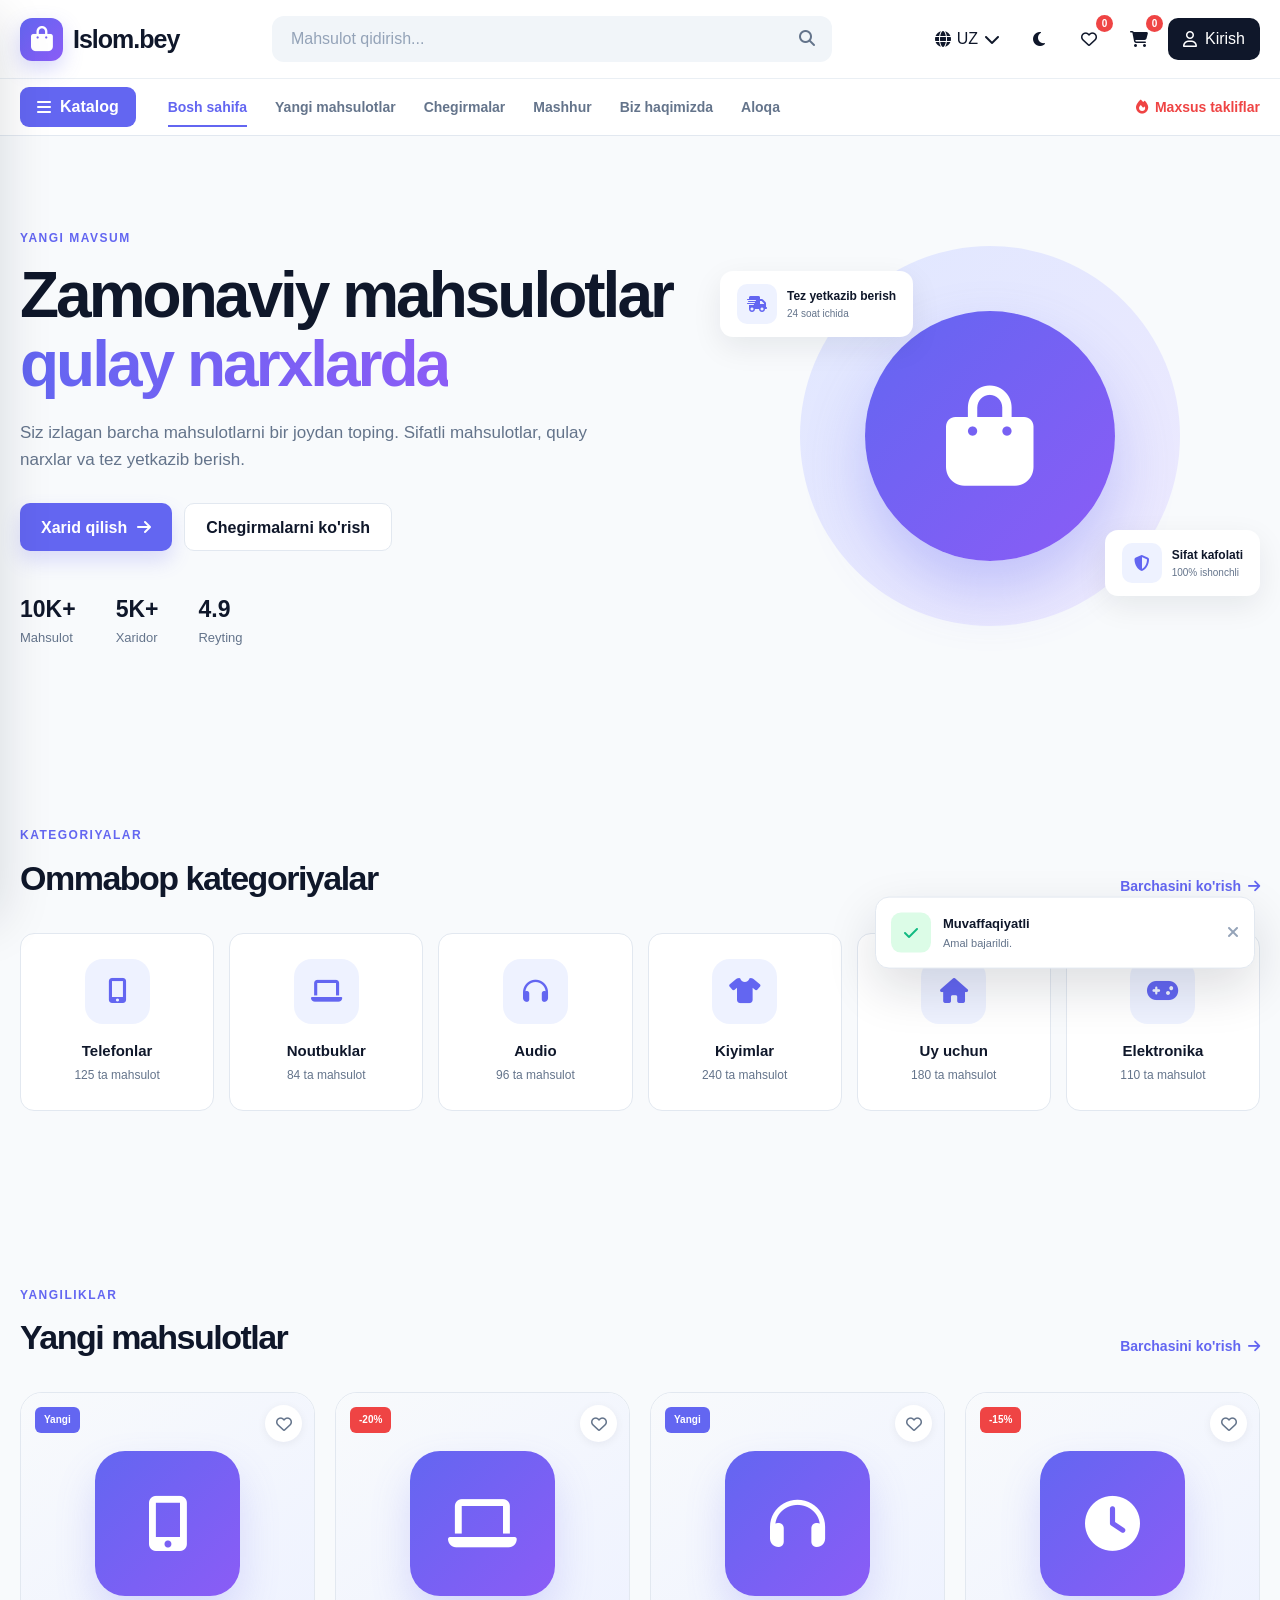
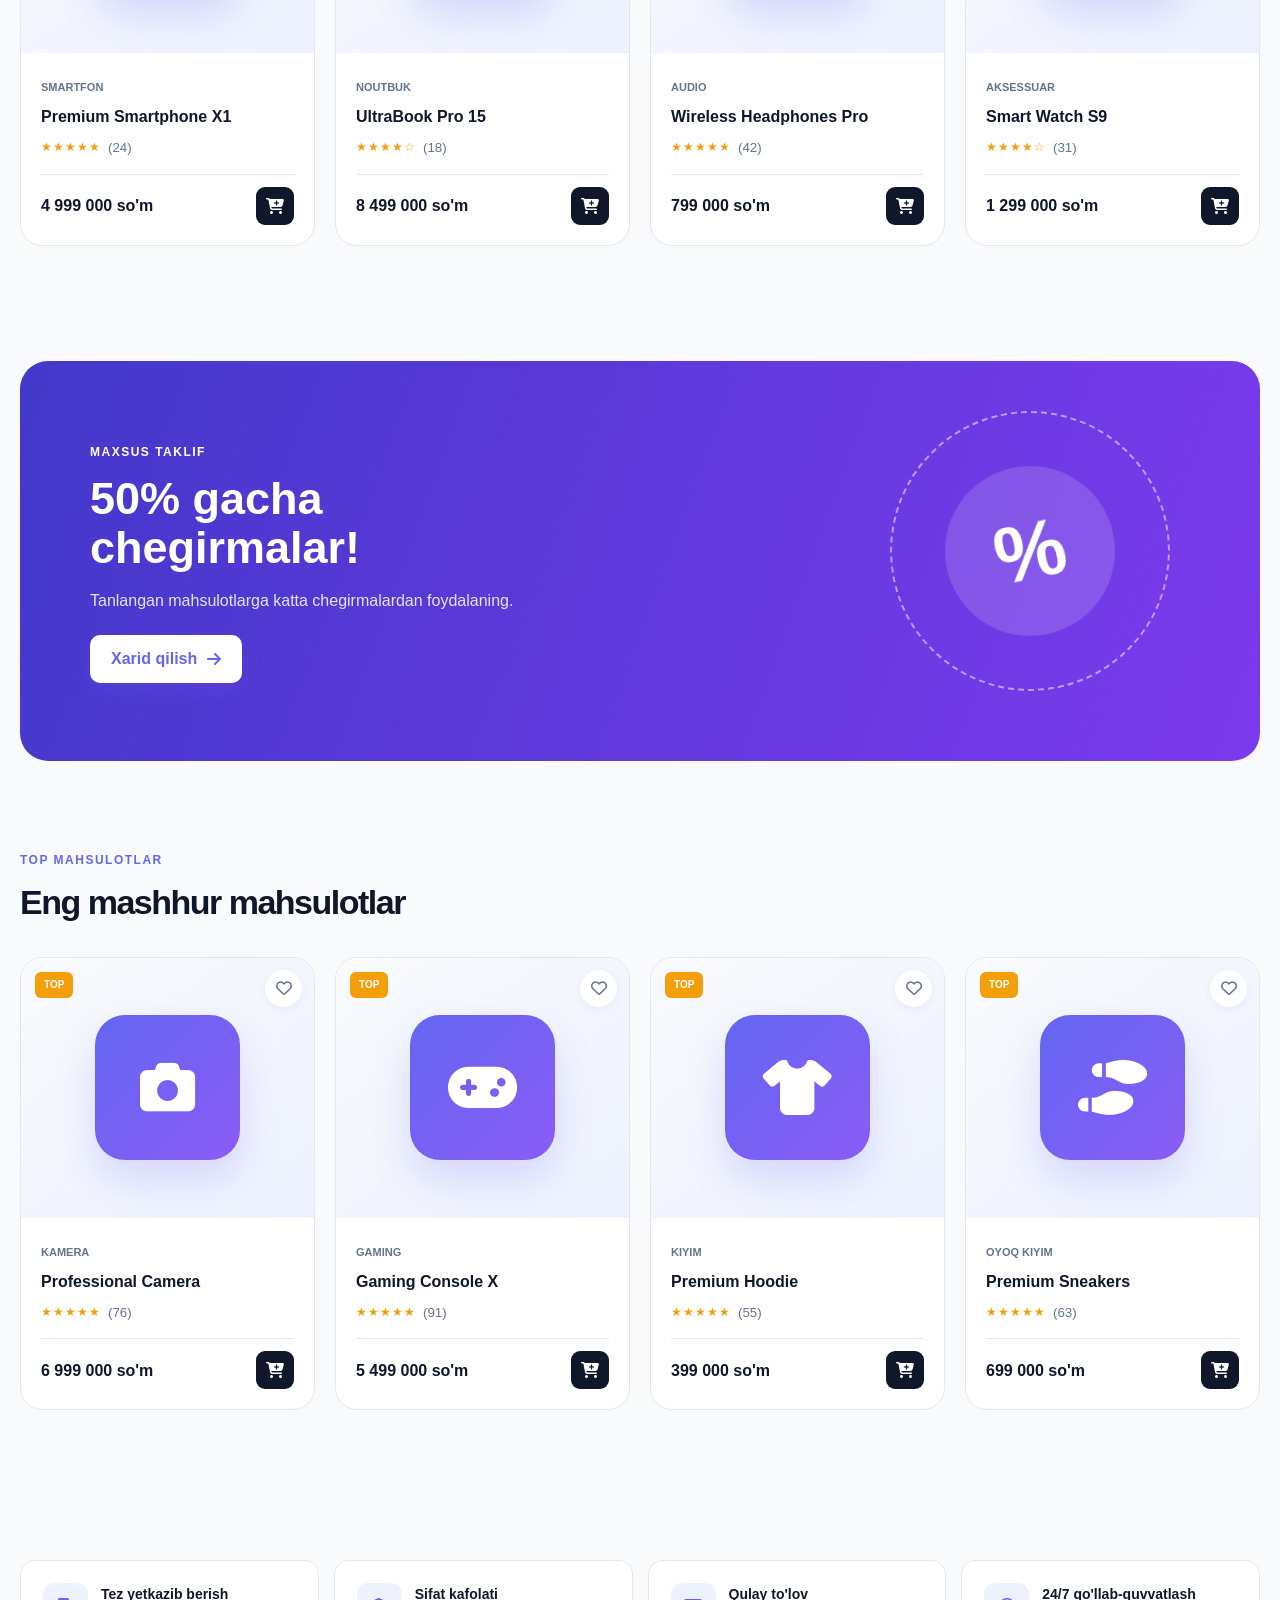
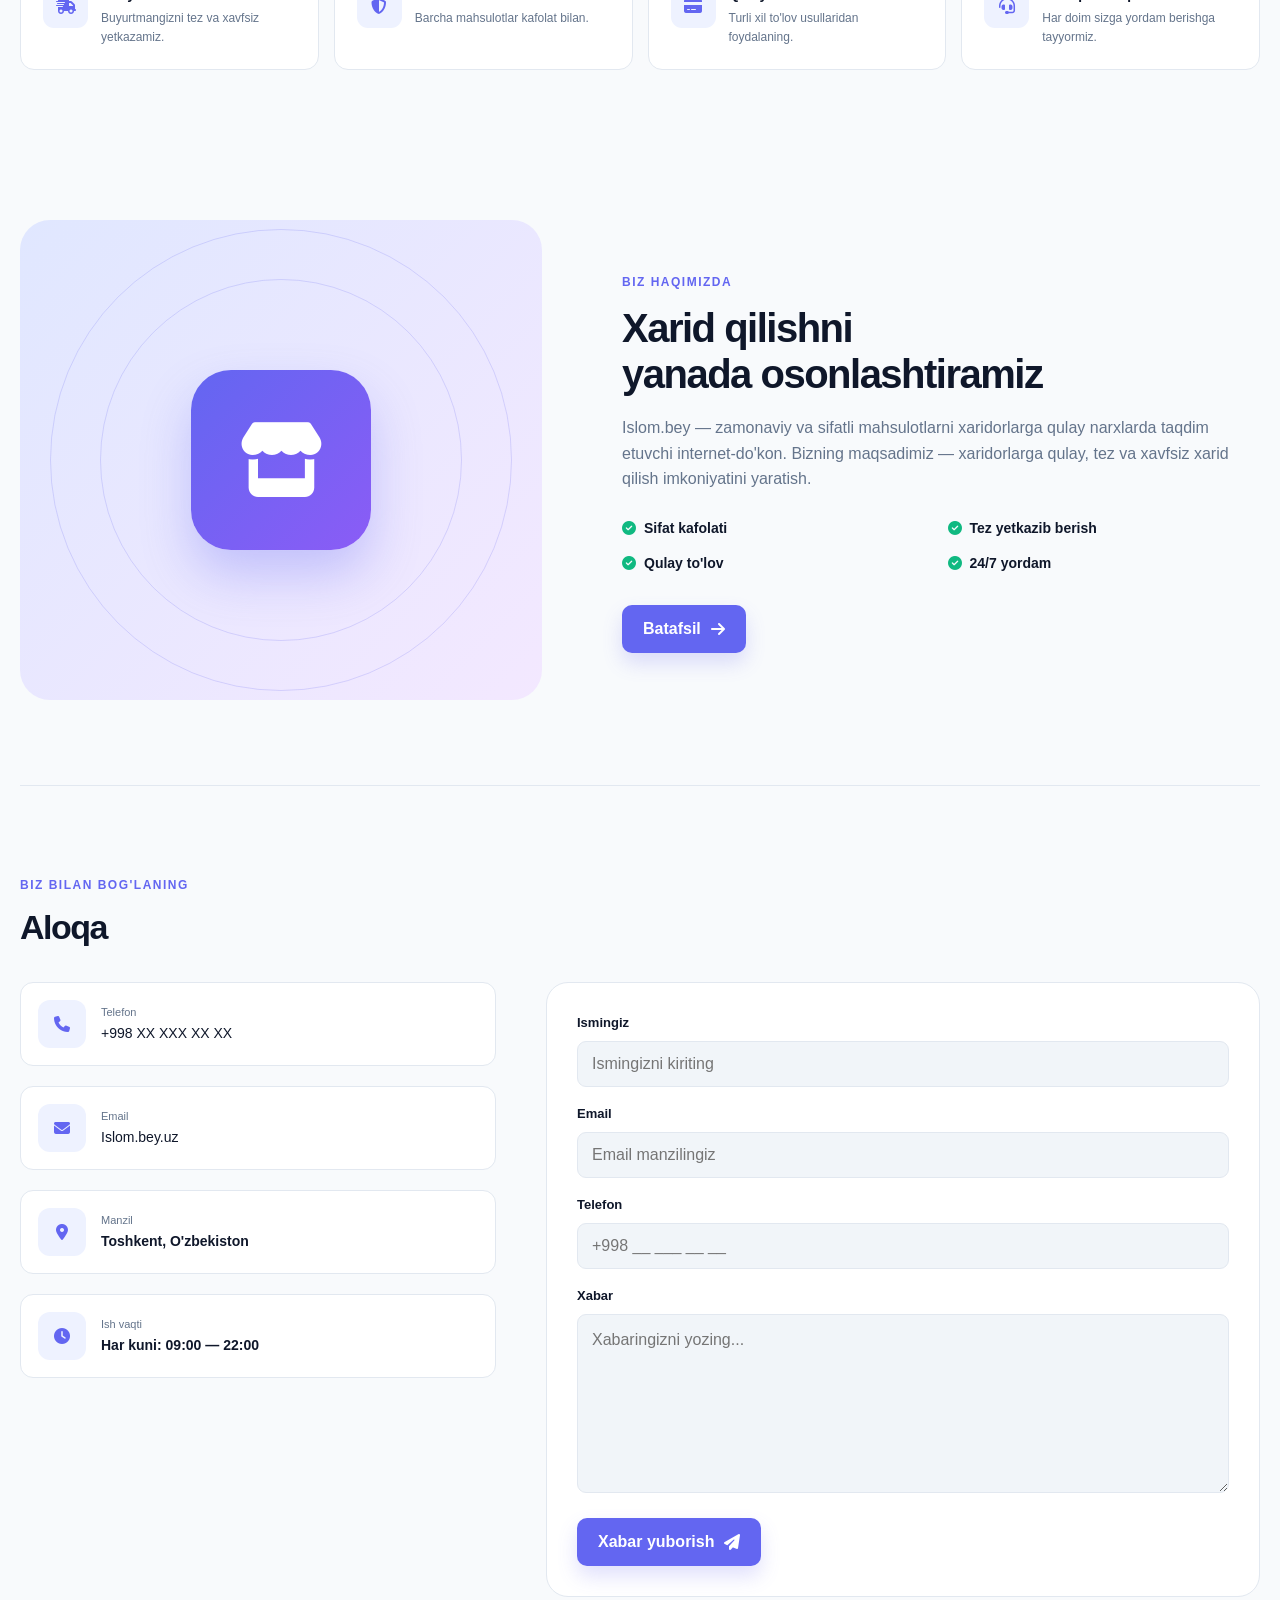
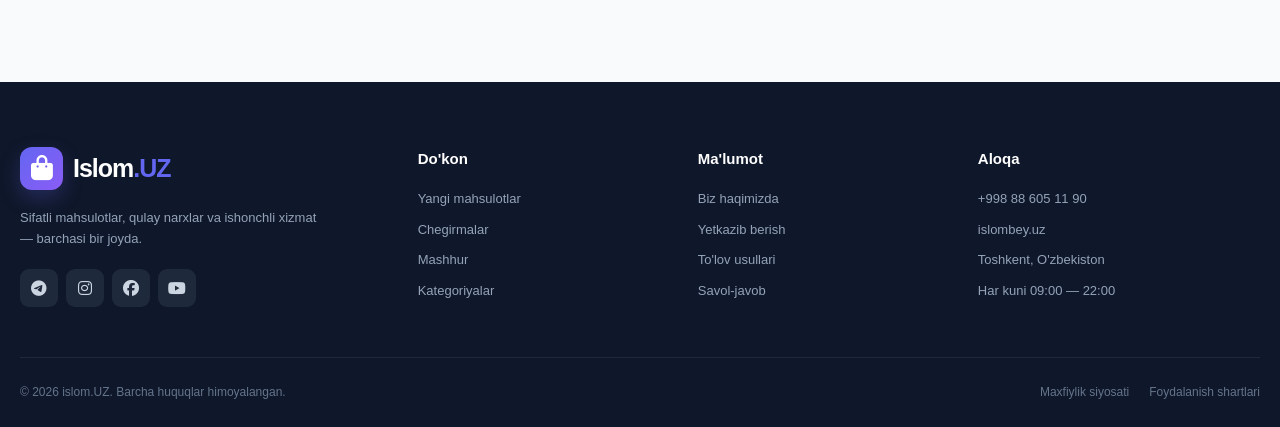
<file: index.html>
<!DOCTYPE html>
<html lang="uz">

<head>
    <meta charset="UTF-8">

    <meta name="viewport"
          content="width=device-width, initial-scale=1.0">

    <meta name="description"
          content="SHOP.UZ — zamonaviy internet do'kon">

    <meta name="keywords"
          content="internet do'kon, mahsulotlar, shopping, shop">

    <title>Islom | Internet Do'kon</title>

    <!-- CSS -->
    <link rel="stylesheet" href="unit2.css">

    <!-- Font Awesome -->
    <link rel="stylesheet"
          href="https://cdnjs.cloudflare.com/ajax/libs/font-awesome/6.5.2/css/all.min.css">
          
</head>


<body>


<!-- ==================================================
     HEADER
================================================== -->

<header class="header">

    <!-- HEADER TOP -->

    <div class="header-top">

        <!-- LOGO -->

        <div class="logo">

            <a href="#home">

                <i class="fa-solid fa-bag-shopping"></i>

                <span>
                    Islom.bey
                </span>

            </a>

        </div>


        <!-- SEARCH -->

        <div class="search-box">

            <form id="searchForm">

                <input
                    type="search"
                    id="searchInput"
                    placeholder="Mahsulot qidirish..."
                    autocomplete="off"
                >

                <button
                    type="submit"
                    aria-label="Qidirish">

                    <i class="fa-solid fa-magnifying-glass"></i>

                </button>

            </form>

        </div>


        <!-- HEADER ACTIONS -->

        <div class="header-actions">


            <!-- LANGUAGE -->

            <div class="language-selector">

                <button
                    type="button"
                    id="languageBtn">

                    <i class="fa-solid fa-globe"></i>

                    <span>UZ</span>

                    <i class="fa-solid fa-chevron-down"></i>

                </button>


                <div class="language-menu"
                     id="languageMenu">

                    <button type="button"
                            data-language="uz">
                        O'zbekcha
                    </button>

                    <button type="button"
                            data-language="ru">
                        Русский
                    </button>

                    <button type="button"
                            data-language="en">
                        English
                    </button>

                </div>

            </div>


            <!-- THEME -->

            <button
                type="button"
                class="icon-btn"
                id="themeBtn"
                aria-label="Kun/tun rejimi">

                <i class="fa-solid fa-moon"></i>

            </button>


            <!-- FAVORITES -->

            <button
                type="button"
                class="icon-btn"
                id="favoriteBtn"
                aria-label="Sevimlilar">

                <i class="fa-regular fa-heart"></i>

                <span
                    class="counter"
                    id="favoriteCount">
                    0
                </span>

            </button>


            <!-- CART -->

            <button
                type="button"
                class="icon-btn"
                id="cartBtn"
                aria-label="Savatcha">

                <i class="fa-solid fa-cart-shopping"></i>

                <span
                    class="counter"
                    id="cartCount">
                    0
                </span>

            </button>


            <!-- LOGIN -->

            <button
                type="button"
                class="login-button"
                id="loginOpen">

                <i class="fa-regular fa-user"></i>

                <span>Kirish</span>

            </button>

        </div>

    </div>



    <!-- ==================================================
         NAVIGATION
    ================================================== -->

    <nav class="navigation">

        <div class="navigation-container">


            <!-- CATALOG -->

            <button
                type="button"
                class="catalog-button"
                id="catalogBtn">

                <i class="fa-solid fa-bars"></i>

                <span>Katalog</span>

            </button>


            <!-- NAV LINKS -->

            <div class="nav-links">

                <a href="#home"
                   class="active">
                    Bosh sahifa
                </a>

                <a href="#new-products">
                    Yangi mahsulotlar
                </a>

                <a href="#discounts">
                    Chegirmalar
                </a>

                <a href="#popular">
                    Mashhur
                </a>

                <a href="#about">
                    Biz haqimizda
                </a>

                <a href="#contact">
                    Aloqa
                </a>

            </div>


            <!-- ADDITIONAL -->

            <a href="#offers"
               class="special-link">

                <i class="fa-solid fa-fire"></i>

                Maxsus takliflar

            </a>

        </div>

    </nav>

</header>



<!-- ==================================================
     SIDEBAR / CATALOG
================================================== -->

<aside
    class="sidebar"
    id="sidebar">


    <div class="sidebar-header">

        <h2>Katalog</h2>

        <button
            type="button"
            id="closeSidebar"
            aria-label="Katalogni yopish">

            <i class="fa-solid fa-xmark"></i>

        </button>

    </div>


    <div class="sidebar-content">


        <!-- ELECTRONICS -->

        <div class="catalog-group">

            <h3>
                <i class="fa-solid fa-laptop"></i>
                Elektronika
            </h3>

            <a href="#phones">
                Telefonlar
            </a>

            <a href="#laptops">
                Noutbuklar
            </a>

            <a href="#tablets">
                Planshetlar
            </a>

            <a href="#audio">
                Quloqchinlar
            </a>

            <a href="#cameras">
                Kameralar
            </a>

        </div>


        <!-- CLOTHES -->

        <div class="catalog-group">

            <h3>
                <i class="fa-solid fa-shirt"></i>
                Kiyimlar
            </h3>

            <a href="#men-clothes">
                Erkaklar kiyimi
            </a>

            <a href="#women-clothes">
                Ayollar kiyimi
            </a>

            <a href="#children-clothes">
                Bolalar kiyimi
            </a>

            <a href="#shoes">
                Oyoq kiyimlar
            </a>

        </div>


        <!-- HOME -->

        <div class="catalog-group">

            <h3>
                <i class="fa-solid fa-house"></i>
                Uy uchun
            </h3>

            <a href="#furniture">
                Mebel
            </a>

            <a href="#kitchen">
                Oshxona
            </a>

            <a href="#decor">
                Dekor
            </a>

            <a href="#appliances">
                Maishiy texnika
            </a>

        </div>


        <!-- OTHER -->

        <div class="catalog-group">

            <h3>
                <i class="fa-solid fa-layer-group"></i>
                Boshqa
            </h3>

            <a href="#sports">
                Sport
            </a>

            <a href="#games">
                O'yinlar
            </a>

            <a href="#gifts">
                Sovg'alar
            </a>

            <a href="#accessories">
                Aksessuarlar
            </a>

        </div>

    </div>

</aside>


<!-- SIDEBAR OVERLAY -->

<div
    class="overlay"
    id="overlay">
</div>



<!-- ==================================================
     MAIN
================================================== -->

<main>


<!-- ==================================================
     HERO SECTION
================================================== -->

<section
    class="hero"
    id="home">


    <div class="hero-content">


        <span class="hero-label">
            YANGI MAVSUM
        </span>


        <h1>

            Zamonaviy mahsulotlar

            <br>

            <span>
                qulay narxlarda
            </span>

        </h1>


        <p>

            Siz izlagan barcha mahsulotlarni
            bir joydan toping. Sifatli mahsulotlar,
            qulay narxlar va tez yetkazib berish.

        </p>


        <div class="hero-buttons">

            <a
                href="#new-products"
                class="primary-button">

                Xarid qilish

                <i class="fa-solid fa-arrow-right"></i>

            </a>


            <a
                href="#discounts"
                class="secondary-button">

                Chegirmalarni ko'rish

            </a>

        </div>


        <!-- STATISTICS -->

        <div class="hero-statistics">

            <div class="stat">

                <strong>
                    10K+
                </strong>

                <span>
                    Mahsulot
                </span>

            </div>


            <div class="stat">

                <strong>
                    5K+
                </strong>

                <span>
                    Xaridor
                </span>

            </div>


            <div class="stat">

                <strong>
                    4.9
                </strong>

                <span>
                    Reyting
                </span>

            </div>

        </div>

    </div>



    <!-- HERO VISUAL -->

    <div class="hero-visual">

        <div class="hero-circle"></div>

        <div class="hero-product">

            <i class="fa-solid fa-bag-shopping"></i>

        </div>


        <div class="floating-card card-delivery">

            <i class="fa-solid fa-truck-fast"></i>

            <div>

                <strong>
                    Tez yetkazib berish
                </strong>

                <span>
                    24 soat ichida
                </span>

            </div>

        </div>


        <div class="floating-card card-quality">

            <i class="fa-solid fa-shield-halved"></i>

            <div>

                <strong>
                    Sifat kafolati
                </strong>

                <span>
                    100% ishonchli
                </span>

            </div>

        </div>

    </div>

</section>



<!-- ==================================================
     CATEGORIES
================================================== -->

<section
    class="categories-section"
    id="categories">


    <div class="section-heading">

        <div>

            <span>
                KATEGORIYALAR
            </span>

            <h2>
                Ommabop kategoriyalar
            </h2>

        </div>


        <a href="#catalog"
           class="view-all">

            Barchasini ko'rish

            <i class="fa-solid fa-arrow-right"></i>

        </a>

    </div>



    <div class="categories-grid">


        <!-- CATEGORY -->

        <a
            href="#phones"
            class="category-card">

            <div class="category-icon">

                <i class="fa-solid fa-mobile-screen-button"></i>

            </div>

            <h3>
                Telefonlar
            </h3>

            <p>
                125 ta mahsulot
            </p>

        </a>


        <a
            href="#laptops"
            class="category-card">

            <div class="category-icon">

                <i class="fa-solid fa-laptop"></i>

            </div>

            <h3>
                Noutbuklar
            </h3>

            <p>
                84 ta mahsulot
            </p>

        </a>


        <a
            href="#audio"
            class="category-card">

            <div class="category-icon">

                <i class="fa-solid fa-headphones"></i>

            </div>

            <h3>
                Audio
            </h3>

            <p>
                96 ta mahsulot
            </p>

        </a>


        <a
            href="#clothes"
            class="category-card">

            <div class="category-icon">

                <i class="fa-solid fa-shirt"></i>

            </div>

            <h3>
                Kiyimlar
            </h3>

            <p>
                240 ta mahsulot
            </p>

        </a>


        <a
            href="#home-products"
            class="category-card">

            <div class="category-icon">

                <i class="fa-solid fa-house"></i>

            </div>

            <h3>
                Uy uchun
            </h3>

            <p>
                180 ta mahsulot
            </p>

        </a>


        <a
            href="#electronics"
            class="category-card">

            <div class="category-icon">

                <i class="fa-solid fa-gamepad"></i>

            </div>

            <h3>
                Elektronika
            </h3>

            <p>
                110 ta mahsulot
            </p>

        </a>

    </div>

</section>



<!-- ==================================================
     NEW PRODUCTS
================================================== -->

<section
    class="products-section"
    id="new-products">


    <div class="section-heading">

        <div>

            <span>
                YANGILIKLAR
            </span>

            <h2>
                Yangi mahsulotlar
            </h2>

        </div>


        <a href="#all-products"
           class="view-all">

            Barchasini ko'rish

            <i class="fa-solid fa-arrow-right"></i>

        </a>

    </div>



    <div
        class="products-grid"
        id="productsContainer">


        <!-- PRODUCT 1 -->

        <article
            class="product-card"
            data-category="phone"
            data-name="Premium Smartphone X1">


            <div class="product-image">

                <span class="product-badge">
                    Yangi
                </span>


                <button
                    type="button"
                    class="favorite-button">

                    <i class="fa-regular fa-heart"></i>

                </button>


                <div class="product-placeholder">

                    <i class="fa-solid fa-mobile-screen-button"></i>

                </div>

            </div>


            <div class="product-info">

                <span class="product-category">
                    Smartfon
                </span>


                <h3>
                    Premium Smartphone X1
                </h3>


                <div class="product-rating">

                    <span>
                        ★★★★★
                    </span>

                    <small>
                        (24)
                    </small>

                </div>


                <div class="product-bottom">

                    <strong>
                        4 999 000 so'm
                    </strong>


                    <button
                        type="button"
                        class="add-cart-button">

                        <i class="fa-solid fa-cart-plus"></i>

                    </button>

                </div>

            </div>

        </article>



        <!-- PRODUCT 2 -->

        <article
            class="product-card"
            data-category="laptop"
            data-name="UltraBook Pro 15">


            <div class="product-image">

                <span class="product-badge sale">
                    -20%
                </span>


                <button
                    type="button"
                    class="favorite-button">

                    <i class="fa-regular fa-heart"></i>

                </button>


                <div class="product-placeholder">

                    <i class="fa-solid fa-laptop"></i>

                </div>

            </div>


            <div class="product-info">

                <span class="product-category">
                    Noutbuk
                </span>


                <h3>
                    UltraBook Pro 15
                </h3>


                <div class="product-rating">

                    <span>
                        ★★★★☆
                    </span>

                    <small>
                        (18)
                    </small>

                </div>


                <div class="product-bottom">

                    <strong>
                        8 499 000 so'm
                    </strong>


                    <button
                        type="button"
                        class="add-cart-button">

                        <i class="fa-solid fa-cart-plus"></i>

                    </button>

                </div>

            </div>

        </article>



        <!-- PRODUCT 3 -->

        <article
            class="product-card"
            data-category="audio"
            data-name="Wireless Headphones Pro">


            <div class="product-image">

                <span class="product-badge">
                    Yangi
                </span>


                <button
                    type="button"
                    class="favorite-button">

                    <i class="fa-regular fa-heart"></i>

                </button>


                <div class="product-placeholder">

                    <i class="fa-solid fa-headphones"></i>

                </div>

            </div>


            <div class="product-info">

                <span class="product-category">
                    Audio
                </span>


                <h3>
                    Wireless Headphones Pro
                </h3>


                <div class="product-rating">

                    <span>
                        ★★★★★
                    </span>

                    <small>
                        (42)
                    </small>

                </div>


                <div class="product-bottom">

                    <strong>
                        799 000 so'm
                    </strong>


                    <button
                        type="button"
                        class="add-cart-button">

                        <i class="fa-solid fa-cart-plus"></i>

                    </button>

                </div>

            </div>

        </article>



        <!-- PRODUCT 4 -->

        <article
            class="product-card"
            data-category="watch"
            data-name="Smart Watch S9">


            <div class="product-image">

                <span class="product-badge sale">
                    -15%
                </span>


                <button
                    type="button"
                    class="favorite-button">

                    <i class="fa-regular fa-heart"></i>

                </button>


                <div class="product-placeholder">

                    <i class="fa-solid fa-clock"></i>

                </div>

            </div>


            <div class="product-info">

                <span class="product-category">
                    Aksessuar
                </span>


                <h3>
                    Smart Watch S9
                </h3>


                <div class="product-rating">

                    <span>
                        ★★★★☆
                    </span>

                    <small>
                        (31)
                    </small>

                </div>


                <div class="product-bottom">

                    <strong>
                        1 299 000 so'm
                    </strong>


                    <button
                        type="button"
                        class="add-cart-button">

                        <i class="fa-solid fa-cart-plus"></i>

                    </button>

                </div>

            </div>

        </article>

    </div>

</section>



<!-- ==================================================
     DISCOUNTS
================================================== -->

<section
    class="discount-section"
    id="discounts">


    <div class="discount-content">

        <span>
            MAXSUS TAKLIF
        </span>


        <h2>
            50% gacha
            <br>
            chegirmalar!
        </h2>


        <p>

            Tanlangan mahsulotlarga katta
            chegirmalardan foydalaning.

        </p>


        <a
            href="#discount-products"
            class="primary-button">

            Xarid qilish

            <i class="fa-solid fa-arrow-right"></i>

        </a>

    </div>


    <div class="discount-visual">

        <div class="discount-circle">

            <span>
                %
            </span>

        </div>

    </div>

</section>



<!-- ==================================================
     POPULAR PRODUCTS
================================================== -->

<section
    class="products-section"
    id="popular">


    <div class="section-heading">

        <div>

            <span>
                TOP MAHSULOTLAR
            </span>

            <h2>
                Eng mashhur mahsulotlar
            </h2>

        </div>

    </div>



    <div class="products-grid">


        <!-- POPULAR 1 -->

        <article
            class="product-card">


            <div class="product-image">

                <span class="product-badge popular">
                    TOP
                </span>


                <button
                    type="button"
                    class="favorite-button">

                    <i class="fa-regular fa-heart"></i>

                </button>


                <div class="product-placeholder">

                    <i class="fa-solid fa-camera"></i>

                </div>

            </div>


            <div class="product-info">

                <span class="product-category">
                    Kamera
                </span>


                <h3>
                    Professional Camera
                </h3>


                <div class="product-rating">

                    <span>
                        ★★★★★
                    </span>

                    <small>
                        (76)
                    </small>

                </div>


                <div class="product-bottom">

                    <strong>
                        6 999 000 so'm
                    </strong>


                    <button
                        type="button"
                        class="add-cart-button">

                        <i class="fa-solid fa-cart-plus"></i>

                    </button>

                </div>

            </div>

        </article>



        <!-- POPULAR 2 -->

        <article
            class="product-card">


            <div class="product-image">

                <span class="product-badge popular">
                    TOP
                </span>


                <button
                    type="button"
                    class="favorite-button">

                    <i class="fa-regular fa-heart"></i>

                </button>


                <div class="product-placeholder">

                    <i class="fa-solid fa-gamepad"></i>

                </div>

            </div>


            <div class="product-info">

                <span class="product-category">
                    Gaming
                </span>


                <h3>
                    Gaming Console X
                </h3>


                <div class="product-rating">

                    <span>
                        ★★★★★
                    </span>

                    <small>
                        (91)
                    </small>

                </div>


                <div class="product-bottom">

                    <strong>
                        5 499 000 so'm
                    </strong>


                    <button
                        type="button"
                        class="add-cart-button">

                        <i class="fa-solid fa-cart-plus"></i>

                    </button>

                </div>

            </div>

        </article>



        <!-- POPULAR 3 -->

        <article
            class="product-card">


            <div class="product-image">

                <span class="product-badge popular">
                    TOP
                </span>


                <button
                    type="button"
                    class="favorite-button">

                    <i class="fa-regular fa-heart"></i>

                </button>


                <div class="product-placeholder">

                    <i class="fa-solid fa-shirt"></i>

                </div>

            </div>


            <div class="product-info">

                <span class="product-category">
                    Kiyim
                </span>


                <h3>
                    Premium Hoodie
                </h3>


                <div class="product-rating">

                    <span>
                        ★★★★★
                    </span>

                    <small>
                        (55)
                    </small>

                </div>


                <div class="product-bottom">

                    <strong>
                        399 000 so'm
                    </strong>


                    <button
                        type="button"
                        class="add-cart-button">

                        <i class="fa-solid fa-cart-plus"></i>

                    </button>

                </div>

            </div>

        </article>



        <!-- POPULAR 4 -->

        <article
            class="product-card">


            <div class="product-image">

                <span class="product-badge popular">
                    TOP
                </span>


                <button
                    type="button"
                    class="favorite-button">

                    <i class="fa-regular fa-heart"></i>

                </button>


                <div class="product-placeholder">

                    <i class="fa-solid fa-shoe-prints"></i>

                </div>

            </div>


            <div class="product-info">

                <span class="product-category">
                    Oyoq kiyim
                </span>


                <h3>
                    Premium Sneakers
                </h3>


                <div class="product-rating">

                    <span>
                        ★★★★★
                    </span>

                    <small>
                        (63)
                    </small>

                </div>


                <div class="product-bottom">

                    <strong>
                        699 000 so'm
                    </strong>


                    <button
                        type="button"
                        class="add-cart-button">

                        <i class="fa-solid fa-cart-plus"></i>

                    </button>

                </div>

            </div>

        </article>

    </div>

</section>



<!-- ==================================================
     SERVICES
================================================== -->

<section
    class="services-section">


    <div class="service-card">

        <div class="service-icon">

            <i class="fa-solid fa-truck-fast"></i>

        </div>

        <div>

            <h3>
                Tez yetkazib berish
            </h3>

            <p>
                Buyurtmangizni tez va
                xavfsiz yetkazamiz.
            </p>

        </div>

    </div>


    <div class="service-card">

        <div class="service-icon">

            <i class="fa-solid fa-shield-halved"></i>

        </div>

        <div>

            <h3>
                Sifat kafolati
            </h3>

            <p>
                Barcha mahsulotlar
                kafolat bilan.
            </p>

        </div>

    </div>


    <div class="service-card">

        <div class="service-icon">

            <i class="fa-solid fa-credit-card"></i>

        </div>

        <div>

            <h3>
                Qulay to'lov
            </h3>

            <p>
                Turli xil to'lov
                usullaridan foydalaning.
            </p>

        </div>

    </div>


    <div class="service-card">

        <div class="service-icon">

            <i class="fa-solid fa-headset"></i>

        </div>

        <div>

            <h3>
                24/7 qo'llab-quvvatlash
            </h3>

            <p>
                Har doim sizga
                yordam berishga tayyormiz.
            </p>

        </div>

    </div>

</section>



<!-- ==================================================
     ABOUT
================================================== -->

<section
    class="about-section"
    id="about">


    <div class="about-image">

        <div class="about-icon">

            <i class="fa-solid fa-store"></i>

        </div>

    </div>


    <div class="about-content">

        <span>
            BIZ HAQIMIZDA
        </span>


        <h2>

            Xarid qilishni
            <br>
            yanada osonlashtiramiz

        </h2>


        <p>

            Islom.bey — zamonaviy va sifatli
            mahsulotlarni xaridorlarga qulay
            narxlarda taqdim etuvchi internet-do'kon.

            Bizning maqsadimiz — xaridorlarga
            qulay, tez va xavfsiz xarid qilish
            imkoniyatini yaratish.

        </p>


        <div class="advantages">

            <div>

                <i class="fa-solid fa-circle-check"></i>

                Sifat kafolati

            </div>


            <div>

                <i class="fa-solid fa-circle-check"></i>

                Tez yetkazib berish

            </div>


            <div>

                <i class="fa-solid fa-circle-check"></i>

                Qulay to'lov

            </div>


            <div>

                <i class="fa-solid fa-circle-check"></i>

                24/7 yordam

            </div>

        </div>


        <a
            href="#contact"
            class="primary-button">

            Batafsil

            <i class="fa-solid fa-arrow-right"></i>

        </a>

    </div>

</section>



<!-- ==================================================
     CONTACT
================================================== -->

<section
    class="contact-section"
    id="contact">


    <div class="section-heading">

        <div>

            <span>
                BIZ BILAN BOG'LANING
            </span>

            <h2>
                Aloqa
            </h2>

        </div>

    </div>



    <div class="contact-grid">


        <!-- CONTACT INFO -->

        <div class="contact-information">


            <div class="contact-item">

                <div class="contact-icon">

                    <i class="fa-solid fa-phone"></i>

                </div>

                <div>

                    <span>
                        Telefon
                    </span>

                    <a href="tel:+998901234567">
                        +998 XX XXX XX XX
                    </a>

                </div>

            </div>


            <div class="contact-item">

                <div class="contact-icon">

                    <i class="fa-solid fa-envelope"></i>

                </div>

                <div>

                    <span>
                        Email
                    </span>

                    <a href="abdurazzoqov030406@gmail.com">
                        Islom.bey.uz
                    </a>

                </div>

            </div>


            <div class="contact-item">

                <div class="contact-icon">

                    <i class="fa-solid fa-location-dot"></i>

                </div>

                <div>

                    <span>
                        Manzil
                    </span>

                    <strong>
                        Toshkent, O'zbekiston
                    </strong>

                </div>

            </div>


            <div class="contact-item">

                <div class="contact-icon">

                    <i class="fa-solid fa-clock"></i>

                </div>

                <div>

                    <span>
                        Ish vaqti
                    </span>

                    <strong>
                        Har kuni: 09:00 — 22:00
                    </strong>

                </div>

            </div>

        </div>



        <!-- CONTACT FORM -->

        <form
            class="contact-form"
            id="contactForm">


            <div class="form-group">

                <label for="contactName">
                    Ismingiz
                </label>

                <input
                    type="text"
                    id="contactName"
                    name="name"
                    placeholder="Ismingizni kiriting"
                    required>

            </div>


            <div class="form-group">

                <label for="contactEmail">
                    Email
                </label>

                <input
                    type="email"
                    id="contactEmail"
                    name="email"
                    placeholder="Email manzilingiz"
                    required>

            </div>


            <div class="form-group">

                <label for="contactPhone">
                    Telefon
                </label>

                <input
                    type="tel"
                    id="contactPhone"
                    name="phone"
                    placeholder="+998 __ ___ __ __">

            </div>


            <div class="form-group">

                <label for="contactMessage">
                    Xabar
                </label>

                <textarea
                    id="contactMessage"
                    name="message"
                    rows="6"
                    placeholder="Xabaringizni yozing..."
                    required></textarea>

            </div>


            <button
                type="submit"
                class="primary-button">

                Xabar yuborish

                <i class="fa-solid fa-paper-plane"></i>

            </button>

        </form>

    </div>

</section>

</main>



<!-- ==================================================
     FOOTER
================================================== -->

<footer class="footer">


    <div class="footer-grid">


        <!-- BRAND -->

        <div class="footer-brand">

            <div class="logo">

                <a href="#home">

                    <i class="fa-solid fa-bag-shopping"></i>

                    <span>
                        Islom<span>.UZ</span>
                    </span>

                </a>

            </div>


            <p>

                Sifatli mahsulotlar,
                qulay narxlar va ishonchli
                xizmat — barchasi bir joyda.

            </p>


            <div class="social-links">

                <a
                    href="#"
                    aria-label="Telegram">

                    <i class="fa-brands fa-telegram"></i>

                </a>


                <a
                    href="#"
                    aria-label="Instagram">

                    <i class="fa-brands fa-instagram"></i>

                </a>


                <a
                    href="#"
                    aria-label="Facebook">

                    <i class="fa-brands fa-facebook"></i>

                </a>


                <a
                    href="#"
                    aria-label="YouTube">

                    <i class="fa-brands fa-youtube"></i>

                </a>

            </div>

        </div>



        <!-- SHOP -->

        <div class="footer-column">

            <h3>
                Do'kon
            </h3>

            <a href="#new-products">
                Yangi mahsulotlar
            </a>

            <a href="#discounts">
                Chegirmalar
            </a>

            <a href="#popular">
                Mashhur
            </a>

            <a href="#categories">
                Kategoriyalar
            </a>

        </div>



        <!-- INFORMATION -->

        <div class="footer-column">

            <h3>
                Ma'lumot
            </h3>

            <a href="#about">
                Biz haqimizda
            </a>

            <a href="#">
                Yetkazib berish
            </a>

            <a href="#">
                To'lov usullari
            </a>

            <a href="#">
                Savol-javob
            </a>

        </div>



        <!-- CONTACT -->

        <div class="footer-column">

            <h3>
                Aloqa
            </h3>

            <a href="tel:+998 88 605 11 90">
                +998 88 605 11 90
            </a>

            <a href="mailto:islom.">
                islombey.uz
            </a>

            <p>
                Toshkent, O'zbekiston
            </p>

            <p>
                Har kuni 09:00 — 22:00
            </p>

        </div>

    </div>



    <!-- FOOTER BOTTOM -->

    <div class="footer-bottom">

        <p>
            © 2026 islom.UZ.
            Barcha huquqlar himoyalangan.
        </p>

        <div>

            <a href="#">
                Maxfiylik siyosati
            </a>

            <a href="#">
                Foydalanish shartlari
            </a>

        </div>

    </div>

</footer>



<!-- ==================================================
     LOGIN MODAL
================================================== -->

<div
    class="modal"
    id="loginModal">


    <div class="modal-box">


        <button
            type="button"
            class="modal-close"
            id="loginClose">

            <i class="fa-solid fa-xmark"></i>

        </button>


        <div class="modal-icon">

            <i class="fa-solid fa-user"></i>

        </div>


        <h2>
            Tizimga kirish
        </h2>


        <p>
            Hisobingizga kirish uchun
            login va parolingizni kiriting.
        </p>


        <form
            id="loginForm">


            <!-- LOGIN -->

            <div class="form-group">

                <label for="loginUsername">
                    Login
                </label>

                <div class="input-with-icon">

                    <i class="fa-regular fa-user"></i>

                    <input
                        type="text"
                        id="loginUsername"
                        name="username"
                        placeholder="Login kiriting"
                        required>

                </div>

            </div>


            <!-- PASSWORD -->

            <div class="form-group">

                <label for="loginPassword">
                    Parol
                </label>

                <div class="input-with-icon">

                    <i class="fa-solid fa-lock"></i>

                    <input
                        type="password"
                        id="loginPassword"
                        name="password"
                        placeholder="Parol kiriting"
                        required>

                    <button
                        type="button"
                        class="password-toggle"
                        id="passwordToggle">

                        <i class="fa-regular fa-eye"></i>

                    </button>

                </div>

            </div>


            <!-- OPTIONS -->

            <div class="form-options">

                <label>

                    <input
                        type="checkbox"
                        name="remember">

                    Eslab qolish

                </label>


                <a href="#">
                    Parolni unutdingizmi?
                </a>

            </div>


            <!-- SUBMIT -->

            <button
                type="submit"
                class="submit-button">

                Kirish

            </button>

        </form>


        <div class="modal-footer">

            <span>
                Hisobingiz yo'qmi?
            </span>

            <button
                type="button"
                id="registerOpen">

                Ro'yxatdan o'tish

            </button>

        </div>

    </div>

</div>



<!-- ==================================================
     REGISTER MODAL
================================================== -->

<div
    class="modal"
    id="registerModal">


    <div class="modal-box">


        <button
            type="button"
            class="modal-close"
            id="registerClose">

            <i class="fa-solid fa-xmark"></i>

        </button>


        <div class="modal-icon">

            <i class="fa-solid fa-user-plus"></i>

        </div>


        <h2>
            Ro'yxatdan o'tish
        </h2>


        <p>
            Yangi hisob yaratish uchun
            ma'lumotlaringizni kiriting.
        </p>


        <form
            id="registerForm">


            <!-- NAME -->

            <div class="form-group">

                <label for="registerName">
                    Ism
                </label>

                <div class="input-with-icon">

                    <i class="fa-regular fa-user"></i>

                    <input
                        type="text"
                        id="registerName"
                        name="name"
                        placeholder="Ismingiz"
                        required>

                </div>

            </div>


            <!-- EMAIL -->

            <div class="form-group">

                <label for="registerEmail">
                    Email
                </label>

                <div class="input-with-icon">

                    <i class="fa-regular fa-envelope"></i>

                    <input
                        type="email"
                        id="registerEmail"
                        name="email"
                        placeholder="Email"
                        required>

                </div>

            </div>


            <!-- PHONE -->

            <div class="form-group">

                <label for="registerPhone">
                    Telefon
                </label>

                <div class="input-with-icon">

                    <i class="fa-solid fa-phone"></i>

                    <input
                        type="tel"
                        id="registerPhone"
                        name="phone"
                        placeholder="+998 __ ___ __ __">

                </div>

            </div>


            <!-- LOGIN -->

            <div class="form-group">

                <label for="registerUsername">
                    Login
                </label>

                <div class="input-with-icon">

                    <i class="fa-solid fa-at"></i>

                    <input
                        type="text"
                        id="registerUsername"
                        name="username"
                        placeholder="Login"
                        required>

                </div>

            </div>


            <!-- PASSWORD -->

            <div class="form-group">

                <label for="registerPassword">
                    Parol
                </label>

                <div class="input-with-icon">

                    <i class="fa-solid fa-lock"></i>

                    <input
                        type="password"
                        id="registerPassword"
                        name="password"
                        placeholder="Parol"
                        required>

                </div>

            </div>


            <!-- CONFIRM PASSWORD -->

            <div class="form-group">

                <label for="confirmPassword">
                    Parolni tasdiqlash
                </label>

                <div class="input-with-icon">

                    <i class="fa-solid fa-lock"></i>

                    <input
                        type="password"
                        id="confirmPassword"
                        name="confirm_password"
                        placeholder="Parolni qayta kiriting"
                        required>

                </div>

            </div>


            <label class="agreement">

                <input
                    type="checkbox"
                    required>

                <span>

                    Foydalanish shartlariga
                    roziman.

                </span>

            </label>


            <button
                type="submit"
                class="submit-button">

                Ro'yxatdan o'tish

            </button>

        </form>


        <div class="modal-footer">

            <span>
                Hisobingiz bormi?
            </span>

            <button
                type="button"
                id="backToLogin">

                Kirish

            </button>

        </div>

    </div>

</div>



<!-- ==================================================
     CART MODAL
================================================== -->

<div
    class="modal"
    id="cartModal">


    <div
        class="modal-box cart-modal">


        <button
            type="button"
            class="modal-close"
            id="cartClose">

            <i class="fa-solid fa-xmark"></i>

        </button>


        <div class="modal-icon">

            <i class="fa-solid fa-cart-shopping"></i>

        </div>


        <h2>
            Savatcha
        </h2>


        <!-- CART ITEMS -->

        <div
            id="cartItems"
            class="cart-items">


            <!-- JS orqali mahsulotlar shu yerga tushadi -->

            <div class="empty-cart">

                <i class="fa-solid fa-cart-shopping"></i>

                <h3>
                    Savatcha bo'sh
                </h3>

                <p>
                    Xarid qilishni boshlang.
                </p>

            </div>

        </div>


        <!-- CART TOTAL -->

        <div class="cart-total">

            <span>
                Jami:
            </span>

            <strong id="cartTotal">
                0 so'm
            </strong>

        </div>


        <button
            type="button"
            class="submit-button"
            id="checkoutBtn">

            Buyurtma berish

        </button>

    </div>

</div>



<!-- ==================================================
     PRODUCT DETAIL MODAL
================================================== -->

<div
    class="modal"
    id="productModal">


    <div class="modal-box product-modal">


        <button
            type="button"
            class="modal-close"
            id="productClose">

            <i class="fa-solid fa-xmark"></i>

        </button>


        <div
            id="productDetail">

            <!-- JS orqali mahsulot ma'lumotlari chiqadi -->

        </div>

    </div>

</div>



<!-- ==================================================
     NOTIFICATION
================================================== -->

<div
    class="notification"
    id="notification">


    <div class="notification-icon">

        <i class="fa-solid fa-check"></i>

    </div>


    <div>

        <strong id="notificationTitle">
            Muvaffaqiyatli
        </strong>

        <p id="notificationText">
            Amal bajarildi.
        </p>

    </div>


    <button
        type="button"
        id="notificationClose">

        <i class="fa-solid fa-xmark"></i>

    </button>

</div>



<!-- ==================================================
     JAVASCRIPT
================================================== -->

<script src="unit2.js"></script>


</body>
</html>
</file>
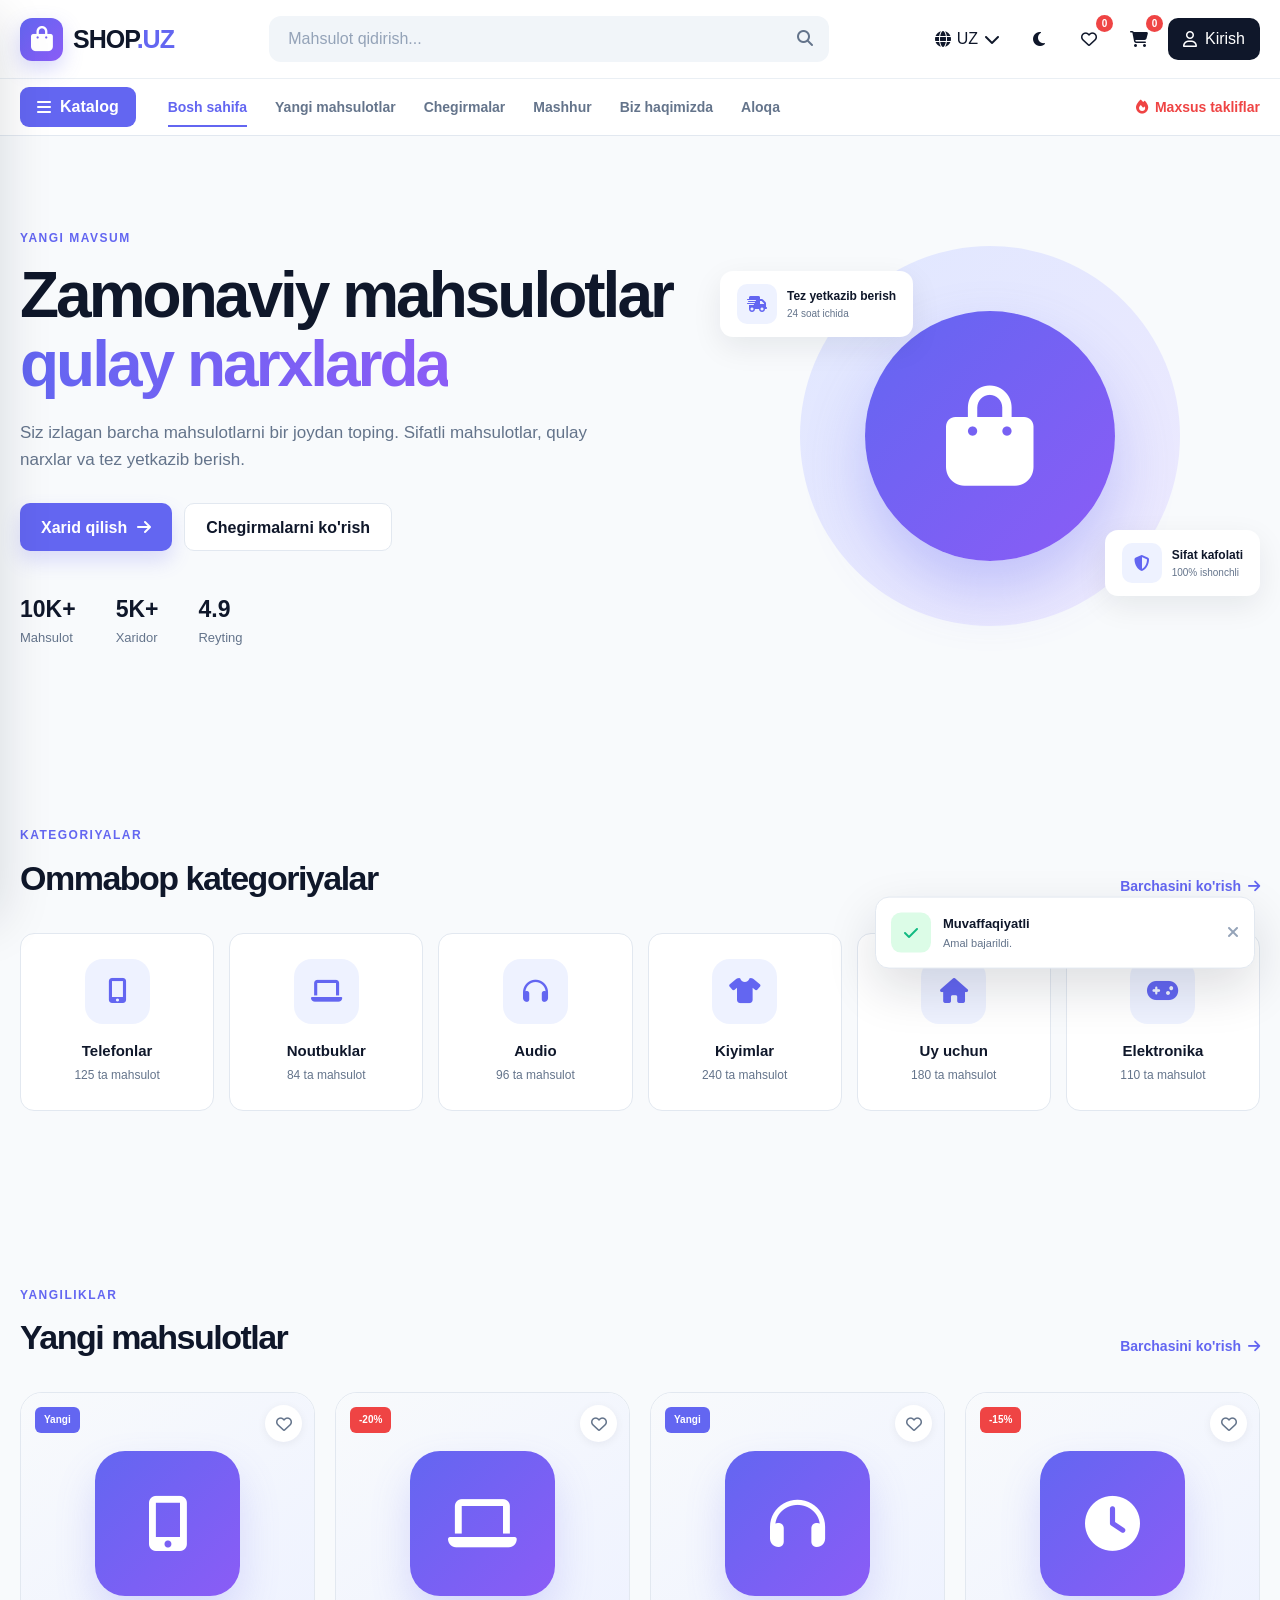
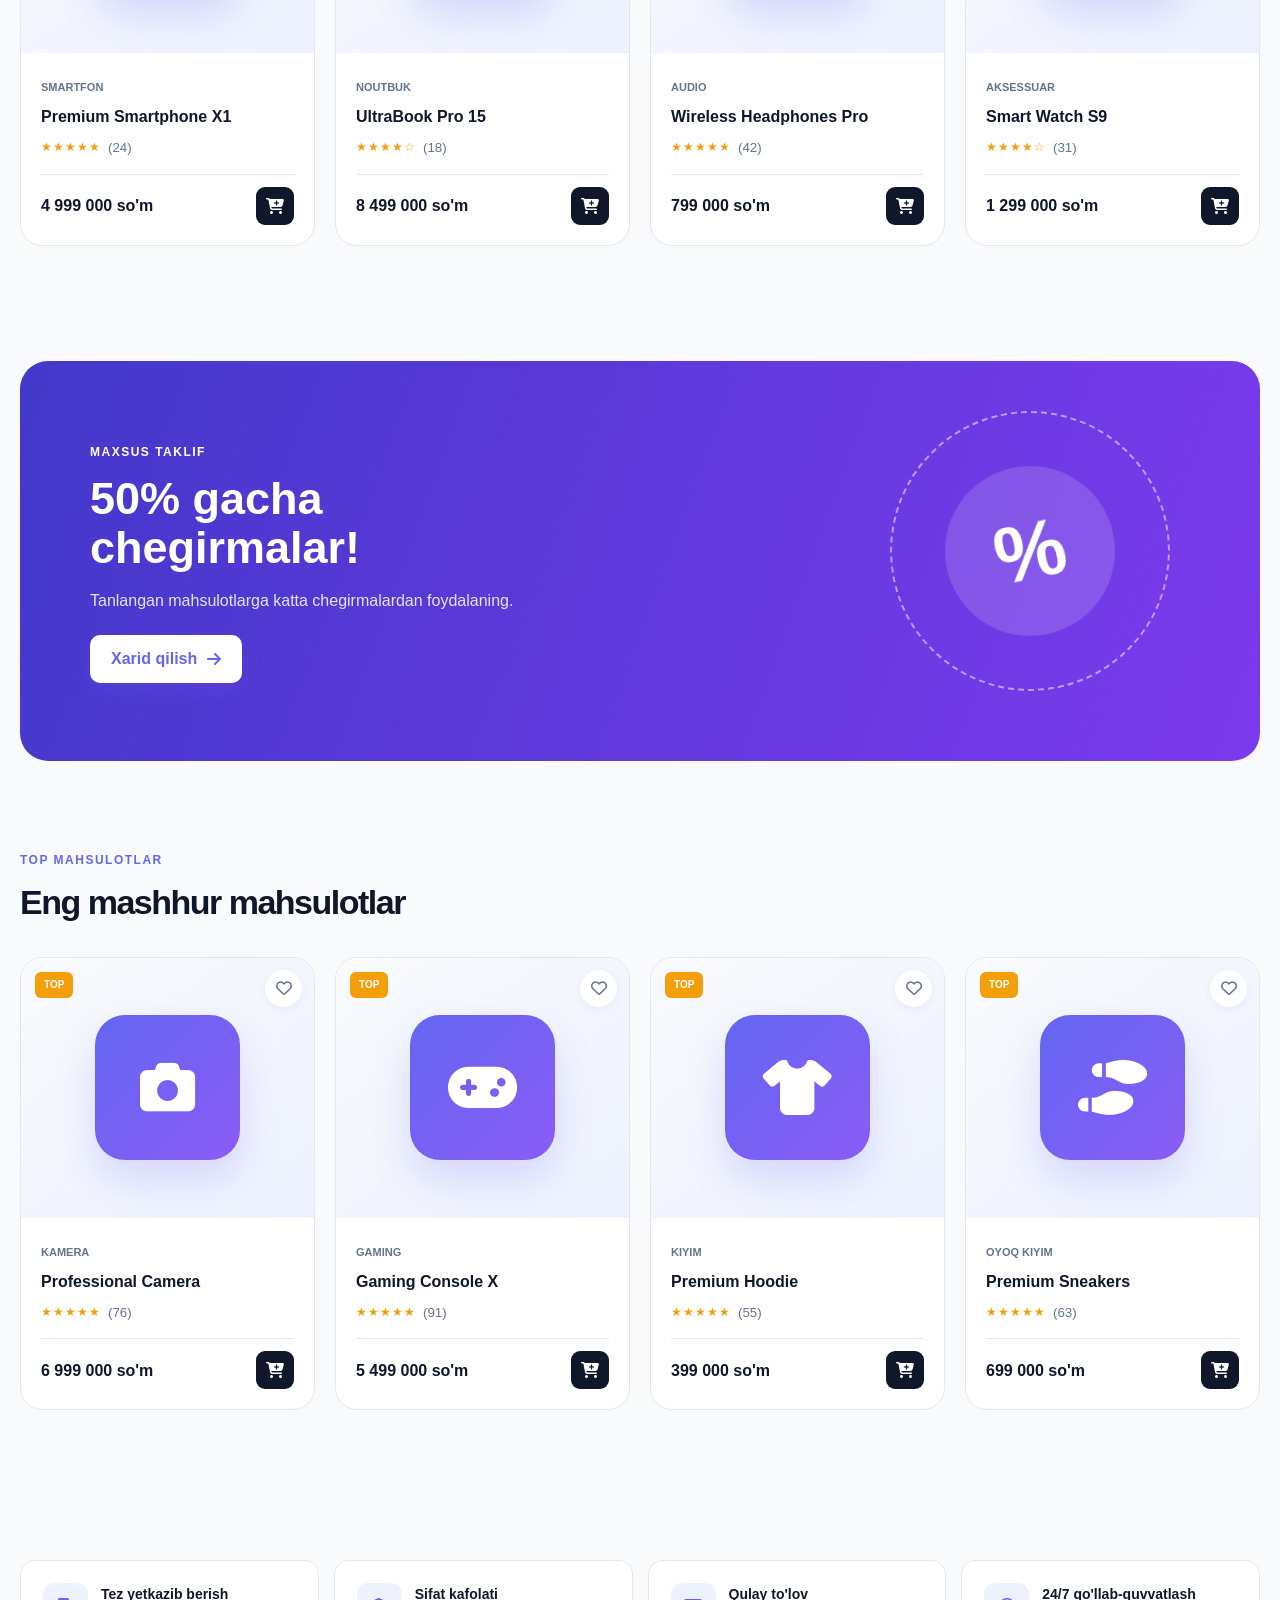
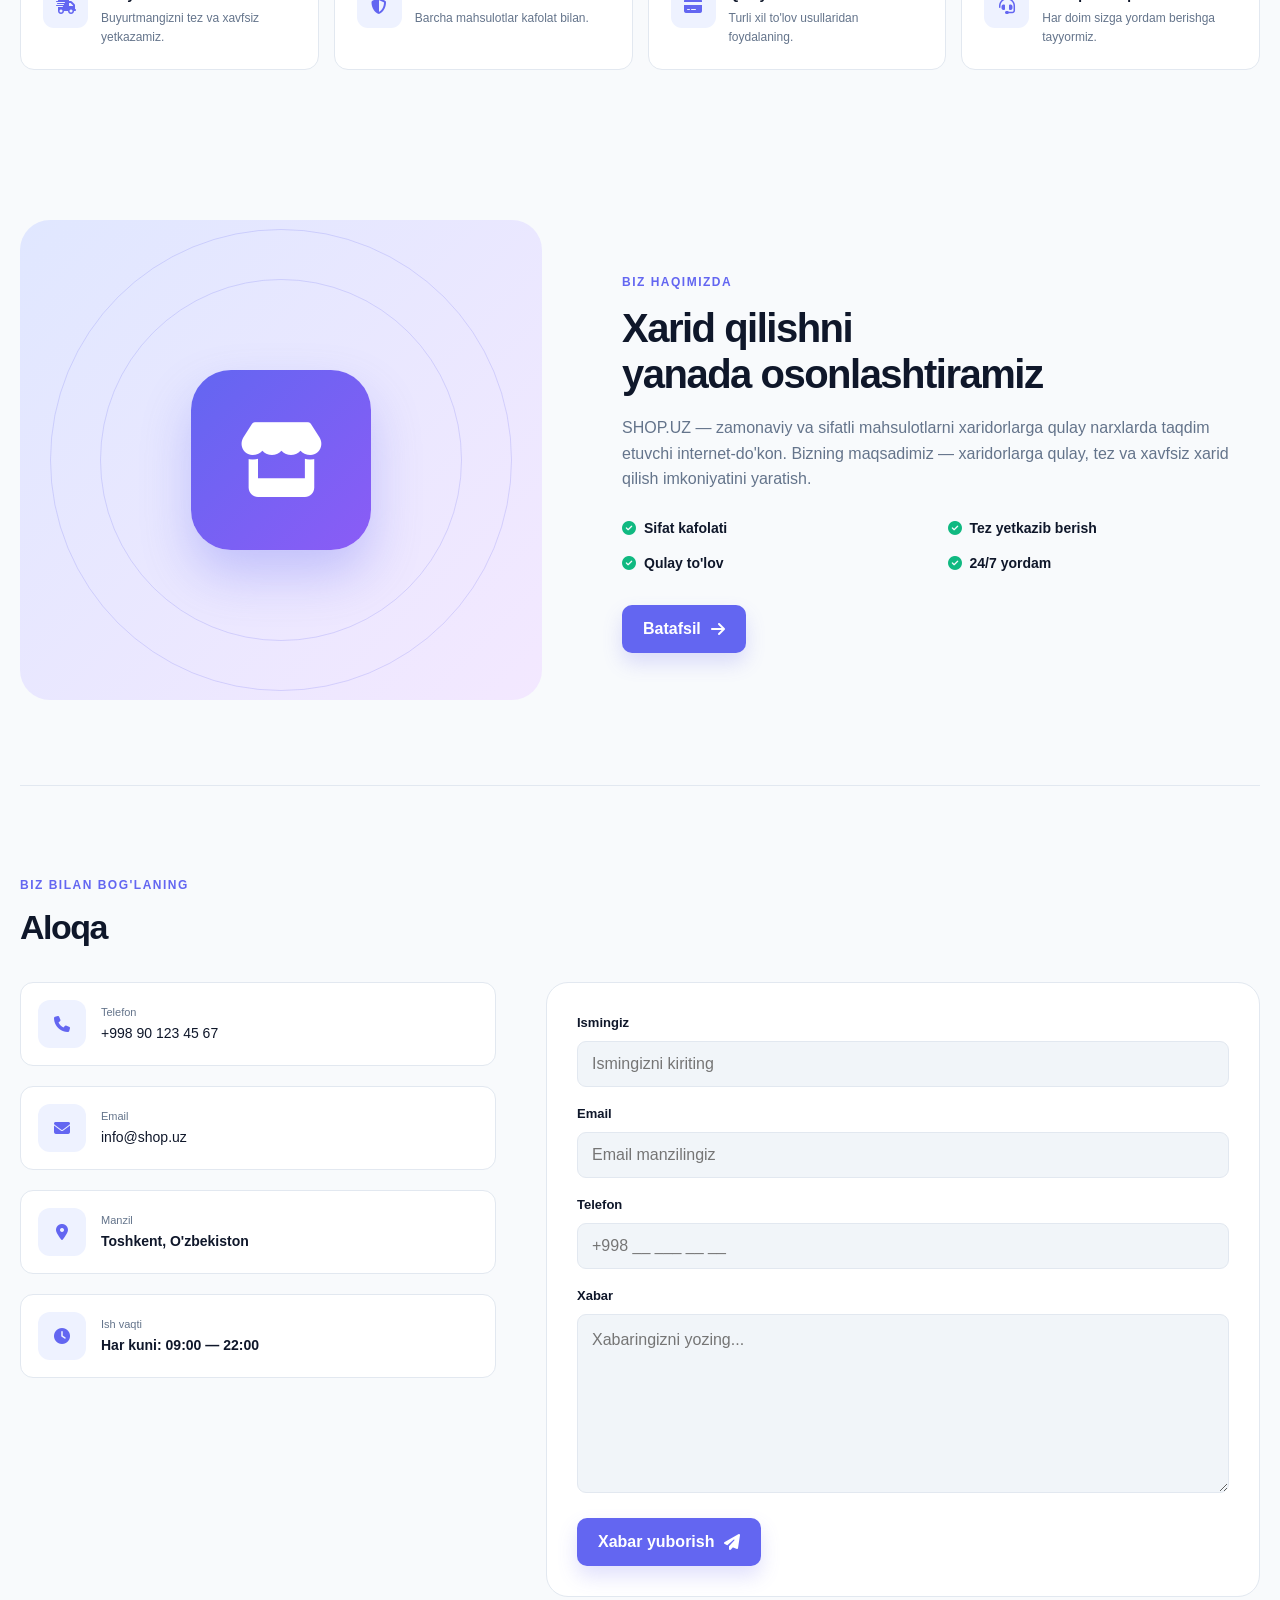
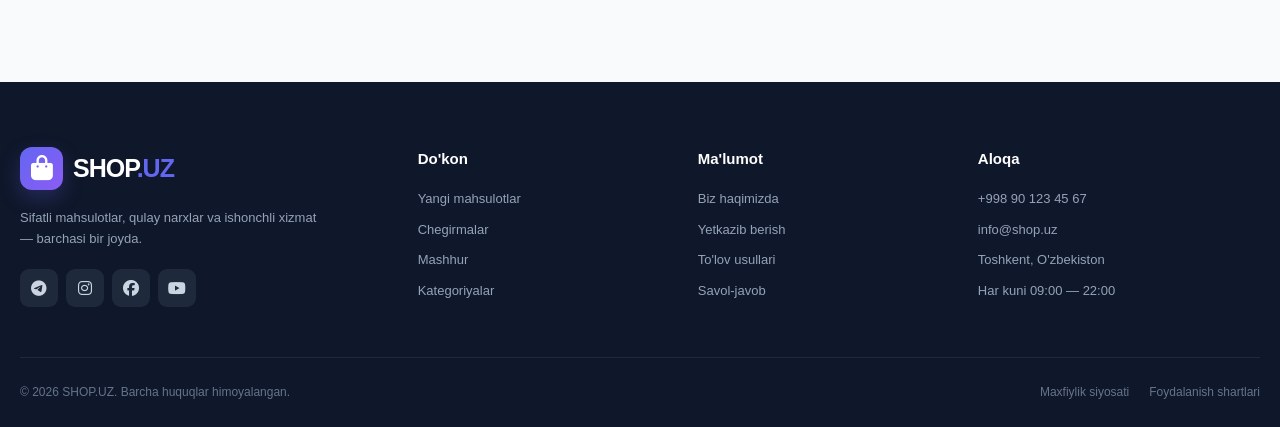
<file: unit2.html>
<!DOCTYPE html>
<html lang="uz">

<head>
    <meta charset="UTF-8">

    <meta name="viewport"
          content="width=device-width, initial-scale=1.0">

    <meta name="description"
          content="SHOP.UZ — zamonaviy internet do'kon">

    <meta name="keywords"
          content="internet do'kon, mahsulotlar, shopping, shop">

    <title>SHOP.UZ | Internet Do'kon</title>

    <!-- CSS -->
    <link rel="stylesheet" href="unit2.css">

    <!-- Font Awesome -->
    <link rel="stylesheet"
          href="https://cdnjs.cloudflare.com/ajax/libs/font-awesome/6.5.2/css/all.min.css">
          
</head>


<body>


<!-- ==================================================
     HEADER
================================================== -->

<header class="header">

    <!-- HEADER TOP -->

    <div class="header-top">

        <!-- LOGO -->

        <div class="logo">

            <a href="#home">

                <i class="fa-solid fa-bag-shopping"></i>

                <span>
                    SHOP<span>.UZ</span>
                </span>

            </a>

        </div>


        <!-- SEARCH -->

        <div class="search-box">

            <form id="searchForm">

                <input
                    type="search"
                    id="searchInput"
                    placeholder="Mahsulot qidirish..."
                    autocomplete="off"
                >

                <button
                    type="submit"
                    aria-label="Qidirish">

                    <i class="fa-solid fa-magnifying-glass"></i>

                </button>

            </form>

        </div>


        <!-- HEADER ACTIONS -->

        <div class="header-actions">


            <!-- LANGUAGE -->

            <div class="language-selector">

                <button
                    type="button"
                    id="languageBtn">

                    <i class="fa-solid fa-globe"></i>

                    <span>UZ</span>

                    <i class="fa-solid fa-chevron-down"></i>

                </button>


                <div class="language-menu"
                     id="languageMenu">

                    <button type="button"
                            data-language="uz">
                        O'zbekcha
                    </button>

                    <button type="button"
                            data-language="ru">
                        Русский
                    </button>

                    <button type="button"
                            data-language="en">
                        English
                    </button>

                </div>

            </div>


            <!-- THEME -->

            <button
                type="button"
                class="icon-btn"
                id="themeBtn"
                aria-label="Kun/tun rejimi">

                <i class="fa-solid fa-moon"></i>

            </button>


            <!-- FAVORITES -->

            <button
                type="button"
                class="icon-btn"
                id="favoriteBtn"
                aria-label="Sevimlilar">

                <i class="fa-regular fa-heart"></i>

                <span
                    class="counter"
                    id="favoriteCount">
                    0
                </span>

            </button>


            <!-- CART -->

            <button
                type="button"
                class="icon-btn"
                id="cartBtn"
                aria-label="Savatcha">

                <i class="fa-solid fa-cart-shopping"></i>

                <span
                    class="counter"
                    id="cartCount">
                    0
                </span>

            </button>


            <!-- LOGIN -->

            <button
                type="button"
                class="login-button"
                id="loginOpen">

                <i class="fa-regular fa-user"></i>

                <span>Kirish</span>

            </button>

        </div>

    </div>



    <!-- ==================================================
         NAVIGATION
    ================================================== -->

    <nav class="navigation">

        <div class="navigation-container">


            <!-- CATALOG -->

            <button
                type="button"
                class="catalog-button"
                id="catalogBtn">

                <i class="fa-solid fa-bars"></i>

                <span>Katalog</span>

            </button>


            <!-- NAV LINKS -->

            <div class="nav-links">

                <a href="#home"
                   class="active">
                    Bosh sahifa
                </a>

                <a href="#new-products">
                    Yangi mahsulotlar
                </a>

                <a href="#discounts">
                    Chegirmalar
                </a>

                <a href="#popular">
                    Mashhur
                </a>

                <a href="#about">
                    Biz haqimizda
                </a>

                <a href="#contact">
                    Aloqa
                </a>

            </div>


            <!-- ADDITIONAL -->

            <a href="#offers"
               class="special-link">

                <i class="fa-solid fa-fire"></i>

                Maxsus takliflar

            </a>

        </div>

    </nav>

</header>



<!-- ==================================================
     SIDEBAR / CATALOG
================================================== -->

<aside
    class="sidebar"
    id="sidebar">


    <div class="sidebar-header">

        <h2>Katalog</h2>

        <button
            type="button"
            id="closeSidebar"
            aria-label="Katalogni yopish">

            <i class="fa-solid fa-xmark"></i>

        </button>

    </div>


    <div class="sidebar-content">


        <!-- ELECTRONICS -->

        <div class="catalog-group">

            <h3>
                <i class="fa-solid fa-laptop"></i>
                Elektronika
            </h3>

            <a href="#phones">
                Telefonlar
            </a>

            <a href="#laptops">
                Noutbuklar
            </a>

            <a href="#tablets">
                Planshetlar
            </a>

            <a href="#audio">
                Quloqchinlar
            </a>

            <a href="#cameras">
                Kameralar
            </a>

        </div>


        <!-- CLOTHES -->

        <div class="catalog-group">

            <h3>
                <i class="fa-solid fa-shirt"></i>
                Kiyimlar
            </h3>

            <a href="#men-clothes">
                Erkaklar kiyimi
            </a>

            <a href="#women-clothes">
                Ayollar kiyimi
            </a>

            <a href="#children-clothes">
                Bolalar kiyimi
            </a>

            <a href="#shoes">
                Oyoq kiyimlar
            </a>

        </div>


        <!-- HOME -->

        <div class="catalog-group">

            <h3>
                <i class="fa-solid fa-house"></i>
                Uy uchun
            </h3>

            <a href="#furniture">
                Mebel
            </a>

            <a href="#kitchen">
                Oshxona
            </a>

            <a href="#decor">
                Dekor
            </a>

            <a href="#appliances">
                Maishiy texnika
            </a>

        </div>


        <!-- OTHER -->

        <div class="catalog-group">

            <h3>
                <i class="fa-solid fa-layer-group"></i>
                Boshqa
            </h3>

            <a href="#sports">
                Sport
            </a>

            <a href="#games">
                O'yinlar
            </a>

            <a href="#gifts">
                Sovg'alar
            </a>

            <a href="#accessories">
                Aksessuarlar
            </a>

        </div>

    </div>

</aside>


<!-- SIDEBAR OVERLAY -->

<div
    class="overlay"
    id="overlay">
</div>



<!-- ==================================================
     MAIN
================================================== -->

<main>


<!-- ==================================================
     HERO SECTION
================================================== -->

<section
    class="hero"
    id="home">


    <div class="hero-content">


        <span class="hero-label">
            YANGI MAVSUM
        </span>


        <h1>

            Zamonaviy mahsulotlar

            <br>

            <span>
                qulay narxlarda
            </span>

        </h1>


        <p>

            Siz izlagan barcha mahsulotlarni
            bir joydan toping. Sifatli mahsulotlar,
            qulay narxlar va tez yetkazib berish.

        </p>


        <div class="hero-buttons">

            <a
                href="#new-products"
                class="primary-button">

                Xarid qilish

                <i class="fa-solid fa-arrow-right"></i>

            </a>


            <a
                href="#discounts"
                class="secondary-button">

                Chegirmalarni ko'rish

            </a>

        </div>


        <!-- STATISTICS -->

        <div class="hero-statistics">

            <div class="stat">

                <strong>
                    10K+
                </strong>

                <span>
                    Mahsulot
                </span>

            </div>


            <div class="stat">

                <strong>
                    5K+
                </strong>

                <span>
                    Xaridor
                </span>

            </div>


            <div class="stat">

                <strong>
                    4.9
                </strong>

                <span>
                    Reyting
                </span>

            </div>

        </div>

    </div>



    <!-- HERO VISUAL -->

    <div class="hero-visual">

        <div class="hero-circle"></div>

        <div class="hero-product">

            <i class="fa-solid fa-bag-shopping"></i>

        </div>


        <div class="floating-card card-delivery">

            <i class="fa-solid fa-truck-fast"></i>

            <div>

                <strong>
                    Tez yetkazib berish
                </strong>

                <span>
                    24 soat ichida
                </span>

            </div>

        </div>


        <div class="floating-card card-quality">

            <i class="fa-solid fa-shield-halved"></i>

            <div>

                <strong>
                    Sifat kafolati
                </strong>

                <span>
                    100% ishonchli
                </span>

            </div>

        </div>

    </div>

</section>



<!-- ==================================================
     CATEGORIES
================================================== -->

<section
    class="categories-section"
    id="categories">


    <div class="section-heading">

        <div>

            <span>
                KATEGORIYALAR
            </span>

            <h2>
                Ommabop kategoriyalar
            </h2>

        </div>


        <a href="#catalog"
           class="view-all">

            Barchasini ko'rish

            <i class="fa-solid fa-arrow-right"></i>

        </a>

    </div>



    <div class="categories-grid">


        <!-- CATEGORY -->

        <a
            href="#phones"
            class="category-card">

            <div class="category-icon">

                <i class="fa-solid fa-mobile-screen-button"></i>

            </div>

            <h3>
                Telefonlar
            </h3>

            <p>
                125 ta mahsulot
            </p>

        </a>


        <a
            href="#laptops"
            class="category-card">

            <div class="category-icon">

                <i class="fa-solid fa-laptop"></i>

            </div>

            <h3>
                Noutbuklar
            </h3>

            <p>
                84 ta mahsulot
            </p>

        </a>


        <a
            href="#audio"
            class="category-card">

            <div class="category-icon">

                <i class="fa-solid fa-headphones"></i>

            </div>

            <h3>
                Audio
            </h3>

            <p>
                96 ta mahsulot
            </p>

        </a>


        <a
            href="#clothes"
            class="category-card">

            <div class="category-icon">

                <i class="fa-solid fa-shirt"></i>

            </div>

            <h3>
                Kiyimlar
            </h3>

            <p>
                240 ta mahsulot
            </p>

        </a>


        <a
            href="#home-products"
            class="category-card">

            <div class="category-icon">

                <i class="fa-solid fa-house"></i>

            </div>

            <h3>
                Uy uchun
            </h3>

            <p>
                180 ta mahsulot
            </p>

        </a>


        <a
            href="#electronics"
            class="category-card">

            <div class="category-icon">

                <i class="fa-solid fa-gamepad"></i>

            </div>

            <h3>
                Elektronika
            </h3>

            <p>
                110 ta mahsulot
            </p>

        </a>

    </div>

</section>



<!-- ==================================================
     NEW PRODUCTS
================================================== -->

<section
    class="products-section"
    id="new-products">


    <div class="section-heading">

        <div>

            <span>
                YANGILIKLAR
            </span>

            <h2>
                Yangi mahsulotlar
            </h2>

        </div>


        <a href="#all-products"
           class="view-all">

            Barchasini ko'rish

            <i class="fa-solid fa-arrow-right"></i>

        </a>

    </div>



    <div
        class="products-grid"
        id="productsContainer">


        <!-- PRODUCT 1 -->

        <article
            class="product-card"
            data-category="phone"
            data-name="Premium Smartphone X1">


            <div class="product-image">

                <span class="product-badge">
                    Yangi
                </span>


                <button
                    type="button"
                    class="favorite-button">

                    <i class="fa-regular fa-heart"></i>

                </button>


                <div class="product-placeholder">

                    <i class="fa-solid fa-mobile-screen-button"></i>

                </div>

            </div>


            <div class="product-info">

                <span class="product-category">
                    Smartfon
                </span>


                <h3>
                    Premium Smartphone X1
                </h3>


                <div class="product-rating">

                    <span>
                        ★★★★★
                    </span>

                    <small>
                        (24)
                    </small>

                </div>


                <div class="product-bottom">

                    <strong>
                        4 999 000 so'm
                    </strong>


                    <button
                        type="button"
                        class="add-cart-button">

                        <i class="fa-solid fa-cart-plus"></i>

                    </button>

                </div>

            </div>

        </article>



        <!-- PRODUCT 2 -->

        <article
            class="product-card"
            data-category="laptop"
            data-name="UltraBook Pro 15">


            <div class="product-image">

                <span class="product-badge sale">
                    -20%
                </span>


                <button
                    type="button"
                    class="favorite-button">

                    <i class="fa-regular fa-heart"></i>

                </button>


                <div class="product-placeholder">

                    <i class="fa-solid fa-laptop"></i>

                </div>

            </div>


            <div class="product-info">

                <span class="product-category">
                    Noutbuk
                </span>


                <h3>
                    UltraBook Pro 15
                </h3>


                <div class="product-rating">

                    <span>
                        ★★★★☆
                    </span>

                    <small>
                        (18)
                    </small>

                </div>


                <div class="product-bottom">

                    <strong>
                        8 499 000 so'm
                    </strong>


                    <button
                        type="button"
                        class="add-cart-button">

                        <i class="fa-solid fa-cart-plus"></i>

                    </button>

                </div>

            </div>

        </article>



        <!-- PRODUCT 3 -->

        <article
            class="product-card"
            data-category="audio"
            data-name="Wireless Headphones Pro">


            <div class="product-image">

                <span class="product-badge">
                    Yangi
                </span>


                <button
                    type="button"
                    class="favorite-button">

                    <i class="fa-regular fa-heart"></i>

                </button>


                <div class="product-placeholder">

                    <i class="fa-solid fa-headphones"></i>

                </div>

            </div>


            <div class="product-info">

                <span class="product-category">
                    Audio
                </span>


                <h3>
                    Wireless Headphones Pro
                </h3>


                <div class="product-rating">

                    <span>
                        ★★★★★
                    </span>

                    <small>
                        (42)
                    </small>

                </div>


                <div class="product-bottom">

                    <strong>
                        799 000 so'm
                    </strong>


                    <button
                        type="button"
                        class="add-cart-button">

                        <i class="fa-solid fa-cart-plus"></i>

                    </button>

                </div>

            </div>

        </article>



        <!-- PRODUCT 4 -->

        <article
            class="product-card"
            data-category="watch"
            data-name="Smart Watch S9">


            <div class="product-image">

                <span class="product-badge sale">
                    -15%
                </span>


                <button
                    type="button"
                    class="favorite-button">

                    <i class="fa-regular fa-heart"></i>

                </button>


                <div class="product-placeholder">

                    <i class="fa-solid fa-clock"></i>

                </div>

            </div>


            <div class="product-info">

                <span class="product-category">
                    Aksessuar
                </span>


                <h3>
                    Smart Watch S9
                </h3>


                <div class="product-rating">

                    <span>
                        ★★★★☆
                    </span>

                    <small>
                        (31)
                    </small>

                </div>


                <div class="product-bottom">

                    <strong>
                        1 299 000 so'm
                    </strong>


                    <button
                        type="button"
                        class="add-cart-button">

                        <i class="fa-solid fa-cart-plus"></i>

                    </button>

                </div>

            </div>

        </article>

    </div>

</section>



<!-- ==================================================
     DISCOUNTS
================================================== -->

<section
    class="discount-section"
    id="discounts">


    <div class="discount-content">

        <span>
            MAXSUS TAKLIF
        </span>


        <h2>
            50% gacha
            <br>
            chegirmalar!
        </h2>


        <p>

            Tanlangan mahsulotlarga katta
            chegirmalardan foydalaning.

        </p>


        <a
            href="#discount-products"
            class="primary-button">

            Xarid qilish

            <i class="fa-solid fa-arrow-right"></i>

        </a>

    </div>


    <div class="discount-visual">

        <div class="discount-circle">

            <span>
                %
            </span>

        </div>

    </div>

</section>



<!-- ==================================================
     POPULAR PRODUCTS
================================================== -->

<section
    class="products-section"
    id="popular">


    <div class="section-heading">

        <div>

            <span>
                TOP MAHSULOTLAR
            </span>

            <h2>
                Eng mashhur mahsulotlar
            </h2>

        </div>

    </div>



    <div class="products-grid">


        <!-- POPULAR 1 -->

        <article
            class="product-card">


            <div class="product-image">

                <span class="product-badge popular">
                    TOP
                </span>


                <button
                    type="button"
                    class="favorite-button">

                    <i class="fa-regular fa-heart"></i>

                </button>


                <div class="product-placeholder">

                    <i class="fa-solid fa-camera"></i>

                </div>

            </div>


            <div class="product-info">

                <span class="product-category">
                    Kamera
                </span>


                <h3>
                    Professional Camera
                </h3>


                <div class="product-rating">

                    <span>
                        ★★★★★
                    </span>

                    <small>
                        (76)
                    </small>

                </div>


                <div class="product-bottom">

                    <strong>
                        6 999 000 so'm
                    </strong>


                    <button
                        type="button"
                        class="add-cart-button">

                        <i class="fa-solid fa-cart-plus"></i>

                    </button>

                </div>

            </div>

        </article>



        <!-- POPULAR 2 -->

        <article
            class="product-card">


            <div class="product-image">

                <span class="product-badge popular">
                    TOP
                </span>


                <button
                    type="button"
                    class="favorite-button">

                    <i class="fa-regular fa-heart"></i>

                </button>


                <div class="product-placeholder">

                    <i class="fa-solid fa-gamepad"></i>

                </div>

            </div>


            <div class="product-info">

                <span class="product-category">
                    Gaming
                </span>


                <h3>
                    Gaming Console X
                </h3>


                <div class="product-rating">

                    <span>
                        ★★★★★
                    </span>

                    <small>
                        (91)
                    </small>

                </div>


                <div class="product-bottom">

                    <strong>
                        5 499 000 so'm
                    </strong>


                    <button
                        type="button"
                        class="add-cart-button">

                        <i class="fa-solid fa-cart-plus"></i>

                    </button>

                </div>

            </div>

        </article>



        <!-- POPULAR 3 -->

        <article
            class="product-card">


            <div class="product-image">

                <span class="product-badge popular">
                    TOP
                </span>


                <button
                    type="button"
                    class="favorite-button">

                    <i class="fa-regular fa-heart"></i>

                </button>


                <div class="product-placeholder">

                    <i class="fa-solid fa-shirt"></i>

                </div>

            </div>


            <div class="product-info">

                <span class="product-category">
                    Kiyim
                </span>


                <h3>
                    Premium Hoodie
                </h3>


                <div class="product-rating">

                    <span>
                        ★★★★★
                    </span>

                    <small>
                        (55)
                    </small>

                </div>


                <div class="product-bottom">

                    <strong>
                        399 000 so'm
                    </strong>


                    <button
                        type="button"
                        class="add-cart-button">

                        <i class="fa-solid fa-cart-plus"></i>

                    </button>

                </div>

            </div>

        </article>



        <!-- POPULAR 4 -->

        <article
            class="product-card">


            <div class="product-image">

                <span class="product-badge popular">
                    TOP
                </span>


                <button
                    type="button"
                    class="favorite-button">

                    <i class="fa-regular fa-heart"></i>

                </button>


                <div class="product-placeholder">

                    <i class="fa-solid fa-shoe-prints"></i>

                </div>

            </div>


            <div class="product-info">

                <span class="product-category">
                    Oyoq kiyim
                </span>


                <h3>
                    Premium Sneakers
                </h3>


                <div class="product-rating">

                    <span>
                        ★★★★★
                    </span>

                    <small>
                        (63)
                    </small>

                </div>


                <div class="product-bottom">

                    <strong>
                        699 000 so'm
                    </strong>


                    <button
                        type="button"
                        class="add-cart-button">

                        <i class="fa-solid fa-cart-plus"></i>

                    </button>

                </div>

            </div>

        </article>

    </div>

</section>



<!-- ==================================================
     SERVICES
================================================== -->

<section
    class="services-section">


    <div class="service-card">

        <div class="service-icon">

            <i class="fa-solid fa-truck-fast"></i>

        </div>

        <div>

            <h3>
                Tez yetkazib berish
            </h3>

            <p>
                Buyurtmangizni tez va
                xavfsiz yetkazamiz.
            </p>

        </div>

    </div>


    <div class="service-card">

        <div class="service-icon">

            <i class="fa-solid fa-shield-halved"></i>

        </div>

        <div>

            <h3>
                Sifat kafolati
            </h3>

            <p>
                Barcha mahsulotlar
                kafolat bilan.
            </p>

        </div>

    </div>


    <div class="service-card">

        <div class="service-icon">

            <i class="fa-solid fa-credit-card"></i>

        </div>

        <div>

            <h3>
                Qulay to'lov
            </h3>

            <p>
                Turli xil to'lov
                usullaridan foydalaning.
            </p>

        </div>

    </div>


    <div class="service-card">

        <div class="service-icon">

            <i class="fa-solid fa-headset"></i>

        </div>

        <div>

            <h3>
                24/7 qo'llab-quvvatlash
            </h3>

            <p>
                Har doim sizga
                yordam berishga tayyormiz.
            </p>

        </div>

    </div>

</section>



<!-- ==================================================
     ABOUT
================================================== -->

<section
    class="about-section"
    id="about">


    <div class="about-image">

        <div class="about-icon">

            <i class="fa-solid fa-store"></i>

        </div>

    </div>


    <div class="about-content">

        <span>
            BIZ HAQIMIZDA
        </span>


        <h2>

            Xarid qilishni
            <br>
            yanada osonlashtiramiz

        </h2>


        <p>

            SHOP.UZ — zamonaviy va sifatli
            mahsulotlarni xaridorlarga qulay
            narxlarda taqdim etuvchi internet-do'kon.

            Bizning maqsadimiz — xaridorlarga
            qulay, tez va xavfsiz xarid qilish
            imkoniyatini yaratish.

        </p>


        <div class="advantages">

            <div>

                <i class="fa-solid fa-circle-check"></i>

                Sifat kafolati

            </div>


            <div>

                <i class="fa-solid fa-circle-check"></i>

                Tez yetkazib berish

            </div>


            <div>

                <i class="fa-solid fa-circle-check"></i>

                Qulay to'lov

            </div>


            <div>

                <i class="fa-solid fa-circle-check"></i>

                24/7 yordam

            </div>

        </div>


        <a
            href="#contact"
            class="primary-button">

            Batafsil

            <i class="fa-solid fa-arrow-right"></i>

        </a>

    </div>

</section>



<!-- ==================================================
     CONTACT
================================================== -->

<section
    class="contact-section"
    id="contact">


    <div class="section-heading">

        <div>

            <span>
                BIZ BILAN BOG'LANING
            </span>

            <h2>
                Aloqa
            </h2>

        </div>

    </div>



    <div class="contact-grid">


        <!-- CONTACT INFO -->

        <div class="contact-information">


            <div class="contact-item">

                <div class="contact-icon">

                    <i class="fa-solid fa-phone"></i>

                </div>

                <div>

                    <span>
                        Telefon
                    </span>

                    <a href="tel:+998901234567">
                        +998 90 123 45 67
                    </a>

                </div>

            </div>


            <div class="contact-item">

                <div class="contact-icon">

                    <i class="fa-solid fa-envelope"></i>

                </div>

                <div>

                    <span>
                        Email
                    </span>

                    <a href="mailto:info@shop.uz">
                        info@shop.uz
                    </a>

                </div>

            </div>


            <div class="contact-item">

                <div class="contact-icon">

                    <i class="fa-solid fa-location-dot"></i>

                </div>

                <div>

                    <span>
                        Manzil
                    </span>

                    <strong>
                        Toshkent, O'zbekiston
                    </strong>

                </div>

            </div>


            <div class="contact-item">

                <div class="contact-icon">

                    <i class="fa-solid fa-clock"></i>

                </div>

                <div>

                    <span>
                        Ish vaqti
                    </span>

                    <strong>
                        Har kuni: 09:00 — 22:00
                    </strong>

                </div>

            </div>

        </div>



        <!-- CONTACT FORM -->

        <form
            class="contact-form"
            id="contactForm">


            <div class="form-group">

                <label for="contactName">
                    Ismingiz
                </label>

                <input
                    type="text"
                    id="contactName"
                    name="name"
                    placeholder="Ismingizni kiriting"
                    required>

            </div>


            <div class="form-group">

                <label for="contactEmail">
                    Email
                </label>

                <input
                    type="email"
                    id="contactEmail"
                    name="email"
                    placeholder="Email manzilingiz"
                    required>

            </div>


            <div class="form-group">

                <label for="contactPhone">
                    Telefon
                </label>

                <input
                    type="tel"
                    id="contactPhone"
                    name="phone"
                    placeholder="+998 __ ___ __ __">

            </div>


            <div class="form-group">

                <label for="contactMessage">
                    Xabar
                </label>

                <textarea
                    id="contactMessage"
                    name="message"
                    rows="6"
                    placeholder="Xabaringizni yozing..."
                    required></textarea>

            </div>


            <button
                type="submit"
                class="primary-button">

                Xabar yuborish

                <i class="fa-solid fa-paper-plane"></i>

            </button>

        </form>

    </div>

</section>

</main>



<!-- ==================================================
     FOOTER
================================================== -->

<footer class="footer">


    <div class="footer-grid">


        <!-- BRAND -->

        <div class="footer-brand">

            <div class="logo">

                <a href="#home">

                    <i class="fa-solid fa-bag-shopping"></i>

                    <span>
                        SHOP<span>.UZ</span>
                    </span>

                </a>

            </div>


            <p>

                Sifatli mahsulotlar,
                qulay narxlar va ishonchli
                xizmat — barchasi bir joyda.

            </p>


            <div class="social-links">

                <a
                    href="#"
                    aria-label="Telegram">

                    <i class="fa-brands fa-telegram"></i>

                </a>


                <a
                    href="#"
                    aria-label="Instagram">

                    <i class="fa-brands fa-instagram"></i>

                </a>


                <a
                    href="#"
                    aria-label="Facebook">

                    <i class="fa-brands fa-facebook"></i>

                </a>


                <a
                    href="#"
                    aria-label="YouTube">

                    <i class="fa-brands fa-youtube"></i>

                </a>

            </div>

        </div>



        <!-- SHOP -->

        <div class="footer-column">

            <h3>
                Do'kon
            </h3>

            <a href="#new-products">
                Yangi mahsulotlar
            </a>

            <a href="#discounts">
                Chegirmalar
            </a>

            <a href="#popular">
                Mashhur
            </a>

            <a href="#categories">
                Kategoriyalar
            </a>

        </div>



        <!-- INFORMATION -->

        <div class="footer-column">

            <h3>
                Ma'lumot
            </h3>

            <a href="#about">
                Biz haqimizda
            </a>

            <a href="#">
                Yetkazib berish
            </a>

            <a href="#">
                To'lov usullari
            </a>

            <a href="#">
                Savol-javob
            </a>

        </div>



        <!-- CONTACT -->

        <div class="footer-column">

            <h3>
                Aloqa
            </h3>

            <a href="tel:+998901234567">
                +998 90 123 45 67
            </a>

            <a href="mailto:info@shop.uz">
                info@shop.uz
            </a>

            <p>
                Toshkent, O'zbekiston
            </p>

            <p>
                Har kuni 09:00 — 22:00
            </p>

        </div>

    </div>



    <!-- FOOTER BOTTOM -->

    <div class="footer-bottom">

        <p>
            © 2026 SHOP.UZ.
            Barcha huquqlar himoyalangan.
        </p>

        <div>

            <a href="#">
                Maxfiylik siyosati
            </a>

            <a href="#">
                Foydalanish shartlari
            </a>

        </div>

    </div>

</footer>



<!-- ==================================================
     LOGIN MODAL
================================================== -->

<div
    class="modal"
    id="loginModal">


    <div class="modal-box">


        <button
            type="button"
            class="modal-close"
            id="loginClose">

            <i class="fa-solid fa-xmark"></i>

        </button>


        <div class="modal-icon">

            <i class="fa-solid fa-user"></i>

        </div>


        <h2>
            Tizimga kirish
        </h2>


        <p>
            Hisobingizga kirish uchun
            login va parolingizni kiriting.
        </p>


        <form
            id="loginForm">


            <!-- LOGIN -->

            <div class="form-group">

                <label for="loginUsername">
                    Login
                </label>

                <div class="input-with-icon">

                    <i class="fa-regular fa-user"></i>

                    <input
                        type="text"
                        id="loginUsername"
                        name="username"
                        placeholder="Login kiriting"
                        required>

                </div>

            </div>


            <!-- PASSWORD -->

            <div class="form-group">

                <label for="loginPassword">
                    Parol
                </label>

                <div class="input-with-icon">

                    <i class="fa-solid fa-lock"></i>

                    <input
                        type="password"
                        id="loginPassword"
                        name="password"
                        placeholder="Parol kiriting"
                        required>

                    <button
                        type="button"
                        class="password-toggle"
                        id="passwordToggle">

                        <i class="fa-regular fa-eye"></i>

                    </button>

                </div>

            </div>


            <!-- OPTIONS -->

            <div class="form-options">

                <label>

                    <input
                        type="checkbox"
                        name="remember">

                    Eslab qolish

                </label>


                <a href="#">
                    Parolni unutdingizmi?
                </a>

            </div>


            <!-- SUBMIT -->

            <button
                type="submit"
                class="submit-button">

                Kirish

            </button>

        </form>


        <div class="modal-footer">

            <span>
                Hisobingiz yo'qmi?
            </span>

            <button
                type="button"
                id="registerOpen">

                Ro'yxatdan o'tish

            </button>

        </div>

    </div>

</div>



<!-- ==================================================
     REGISTER MODAL
================================================== -->

<div
    class="modal"
    id="registerModal">


    <div class="modal-box">


        <button
            type="button"
            class="modal-close"
            id="registerClose">

            <i class="fa-solid fa-xmark"></i>

        </button>


        <div class="modal-icon">

            <i class="fa-solid fa-user-plus"></i>

        </div>


        <h2>
            Ro'yxatdan o'tish
        </h2>


        <p>
            Yangi hisob yaratish uchun
            ma'lumotlaringizni kiriting.
        </p>


        <form
            id="registerForm">


            <!-- NAME -->

            <div class="form-group">

                <label for="registerName">
                    Ism
                </label>

                <div class="input-with-icon">

                    <i class="fa-regular fa-user"></i>

                    <input
                        type="text"
                        id="registerName"
                        name="name"
                        placeholder="Ismingiz"
                        required>

                </div>

            </div>


            <!-- EMAIL -->

            <div class="form-group">

                <label for="registerEmail">
                    Email
                </label>

                <div class="input-with-icon">

                    <i class="fa-regular fa-envelope"></i>

                    <input
                        type="email"
                        id="registerEmail"
                        name="email"
                        placeholder="Email"
                        required>

                </div>

            </div>


            <!-- PHONE -->

            <div class="form-group">

                <label for="registerPhone">
                    Telefon
                </label>

                <div class="input-with-icon">

                    <i class="fa-solid fa-phone"></i>

                    <input
                        type="tel"
                        id="registerPhone"
                        name="phone"
                        placeholder="+998 __ ___ __ __">

                </div>

            </div>


            <!-- LOGIN -->

            <div class="form-group">

                <label for="registerUsername">
                    Login
                </label>

                <div class="input-with-icon">

                    <i class="fa-solid fa-at"></i>

                    <input
                        type="text"
                        id="registerUsername"
                        name="username"
                        placeholder="Login"
                        required>

                </div>

            </div>


            <!-- PASSWORD -->

            <div class="form-group">

                <label for="registerPassword">
                    Parol
                </label>

                <div class="input-with-icon">

                    <i class="fa-solid fa-lock"></i>

                    <input
                        type="password"
                        id="registerPassword"
                        name="password"
                        placeholder="Parol"
                        required>

                </div>

            </div>


            <!-- CONFIRM PASSWORD -->

            <div class="form-group">

                <label for="confirmPassword">
                    Parolni tasdiqlash
                </label>

                <div class="input-with-icon">

                    <i class="fa-solid fa-lock"></i>

                    <input
                        type="password"
                        id="confirmPassword"
                        name="confirm_password"
                        placeholder="Parolni qayta kiriting"
                        required>

                </div>

            </div>


            <label class="agreement">

                <input
                    type="checkbox"
                    required>

                <span>

                    Foydalanish shartlariga
                    roziman.

                </span>

            </label>


            <button
                type="submit"
                class="submit-button">

                Ro'yxatdan o'tish

            </button>

        </form>


        <div class="modal-footer">

            <span>
                Hisobingiz bormi?
            </span>

            <button
                type="button"
                id="backToLogin">

                Kirish

            </button>

        </div>

    </div>

</div>



<!-- ==================================================
     CART MODAL
================================================== -->

<div
    class="modal"
    id="cartModal">


    <div
        class="modal-box cart-modal">


        <button
            type="button"
            class="modal-close"
            id="cartClose">

            <i class="fa-solid fa-xmark"></i>

        </button>


        <div class="modal-icon">

            <i class="fa-solid fa-cart-shopping"></i>

        </div>


        <h2>
            Savatcha
        </h2>


        <!-- CART ITEMS -->

        <div
            id="cartItems"
            class="cart-items">


            <!-- JS orqali mahsulotlar shu yerga tushadi -->

            <div class="empty-cart">

                <i class="fa-solid fa-cart-shopping"></i>

                <h3>
                    Savatcha bo'sh
                </h3>

                <p>
                    Xarid qilishni boshlang.
                </p>

            </div>

        </div>


        <!-- CART TOTAL -->

        <div class="cart-total">

            <span>
                Jami:
            </span>

            <strong id="cartTotal">
                0 so'm
            </strong>

        </div>


        <button
            type="button"
            class="submit-button"
            id="checkoutBtn">

            Buyurtma berish

        </button>

    </div>

</div>



<!-- ==================================================
     PRODUCT DETAIL MODAL
================================================== -->

<div
    class="modal"
    id="productModal">


    <div class="modal-box product-modal">


        <button
            type="button"
            class="modal-close"
            id="productClose">

            <i class="fa-solid fa-xmark"></i>

        </button>


        <div
            id="productDetail">

            <!-- JS orqali mahsulot ma'lumotlari chiqadi -->

        </div>

    </div>

</div>



<!-- ==================================================
     NOTIFICATION
================================================== -->

<div
    class="notification"
    id="notification">


    <div class="notification-icon">

        <i class="fa-solid fa-check"></i>

    </div>


    <div>

        <strong id="notificationTitle">
            Muvaffaqiyatli
        </strong>

        <p id="notificationText">
            Amal bajarildi.
        </p>

    </div>


    <button
        type="button"
        id="notificationClose">

        <i class="fa-solid fa-xmark"></i>

    </button>

</div>



<!-- ==================================================
     JAVASCRIPT
================================================== -->

<script src="unit2.js"></script>


</body>
</html>
</file>
<file: unit2.css>
* {
    margin: 0;
    padding: 0;
    box-sizing: border-box;
}

:root {
    --primary: #6366f1;
    --primary-dark: #4f46e5;
    --secondary: #8b5cf6;

    --bg: #f8fafc;
    --surface: #ffffff;
    --surface-2: #f1f5f9;

    --text: #0f172a;
    --text-light: #64748b;
    --border: #e2e8f0;

    --success: #10b981;
    --danger: #ef4444;
    --warning: #f59e0b;

    --shadow-sm: 0 2px 10px rgba(15, 23, 42, 0.06);
    --shadow: 0 10px 30px rgba(15, 23, 42, 0.08);
    --shadow-lg: 0 20px 50px rgba(15, 23, 42, 0.14);

    --radius-sm: 8px;
    --radius: 14px;
    --radius-lg: 22px;

    --container: 1280px;

    --transition: 0.3s ease;
}

html {
    scroll-behavior: smooth;
}

body {
    font-family:
        Inter,
        "Segoe UI",
        Arial,
        sans-serif;

    background: var(--bg);
    color: var(--text);

    line-height: 1.6;

    overflow-x: hidden;
}

body.no-scroll {
    overflow: hidden;
}

a {
    text-decoration: none;
    color: inherit;
}

button,
input,
textarea,
select {
    font: inherit;
}

button {
    border: none;
    cursor: pointer;
}

img {
    max-width: 100%;
    display: block;
}


/* =========================================================
   CONTAINER
========================================================= */

.header-top,
.navigation-container,
.hero,
.categories-section,
.products-section,
.services-section,
.about-section,
.contact-section,
.footer-grid,
.footer-bottom {
    width: min(var(--container), calc(100% - 40px));
    margin: auto;
}


/* =========================================================
   HEADER
========================================================= */

.header {
    position: sticky;
    top: 0;
    z-index: 1000;

    background: rgba(255, 255, 255, 0.94);

    backdrop-filter: blur(18px);
    -webkit-backdrop-filter: blur(18px);

    border-bottom: 1px solid var(--border);
}


/* =========================================================
   HEADER TOP
========================================================= */

.header-top {
    min-height: 78px;

    display: flex;
    align-items: center;
    justify-content: space-between;

    gap: 30px;
}


/* =========================================================
   LOGO
========================================================= */

.logo a {
    display: flex;
    align-items: center;
    gap: 10px;

    font-size: 25px;
    font-weight: 800;
    letter-spacing: -1px;
}

.logo i {
    width: 43px;
    height: 43px;

    display: flex;
    align-items: center;
    justify-content: center;

    border-radius: 12px;

    color: white;

    background:
        linear-gradient(
            135deg,
            var(--primary),
            var(--secondary)
        );

    box-shadow:
        0 8px 20px rgba(99, 102, 241, 0.25);
}

.logo span span {
    color: var(--primary);
}


/* =========================================================
   SEARCH
========================================================= */

.search-box {
    flex: 1;
    max-width: 560px;
}

.search-box form {
    height: 46px;

    display: flex;
    align-items: center;

    background: var(--surface-2);

    border: 1px solid transparent;

    border-radius: 12px;

    overflow: hidden;

    transition: var(--transition);
}

.search-box form:focus-within {
    background: white;
    border-color: var(--primary);

    box-shadow:
        0 0 0 4px rgba(99, 102, 241, 0.1);
}

.search-box input {
    width: 100%;
    height: 100%;

    padding: 0 18px;

    border: none;
    outline: none;

    background: transparent;

    color: var(--text);
}

.search-box input::placeholder {
    color: #94a3b8;
}

.search-box button {
    width: 52px;
    height: 100%;

    background: transparent;
    color: var(--text-light);

    transition: var(--transition);
}

.search-box button:hover {
    color: var(--primary);
}


/* =========================================================
   HEADER ACTIONS
========================================================= */

.header-actions {
    display: flex;
    align-items: center;
    gap: 8px;
}

.icon-btn,
.login-button,
.language-selector > button {
    position: relative;

    height: 42px;

    display: flex;
    align-items: center;
    justify-content: center;

    border-radius: 10px;

    background: transparent;

    color: var(--text);

    transition: var(--transition);
}

.icon-btn {
    width: 42px;
}

.icon-btn:hover,
.language-selector > button:hover {
    background: var(--surface-2);
    color: var(--primary);
}

.login-button {
    padding: 0 15px;
    gap: 8px;

    background: var(--text);
    color: white;
}

.login-button:hover {
    background: var(--primary);
    transform: translateY(-2px);
}


/* =========================================================
   COUNTER
========================================================= */

.counter {
    position: absolute;

    top: -3px;
    right: -3px;

    min-width: 17px;
    height: 17px;

    padding: 0 4px;

    display: flex;
    align-items: center;
    justify-content: center;

    border-radius: 50%;

    background: var(--danger);
    color: white;

    font-size: 10px;
    font-weight: 700;
}


/* =========================================================
   LANGUAGE
========================================================= */

.language-selector {
    position: relative;
}

.language-selector > button {
    gap: 6px;
    padding: 0 10px;
}

.language-menu {
    position: absolute;

    top: calc(100% + 10px);
    right: 0;

    min-width: 150px;

    padding: 8px;

    background: white;

    border: 1px solid var(--border);
    border-radius: 12px;

    box-shadow: var(--shadow);

    opacity: 0;
    visibility: hidden;

    transform: translateY(-10px);

    transition: var(--transition);
}

.language-selector:hover .language-menu {
    opacity: 1;
    visibility: visible;

    transform: translateY(0);
}

.language-menu button {
    width: 100%;

    padding: 10px 12px;

    text-align: left;

    border-radius: 8px;

    background: transparent;

    color: var(--text);

    transition: var(--transition);
}

.language-menu button:hover {
    background: var(--surface-2);
    color: var(--primary);
}


/* =========================================================
   NAVIGATION
========================================================= */

.navigation {
    border-top: 1px solid rgba(226, 232, 240, 0.7);
}

.navigation-container {
    min-height: 56px;

    display: flex;
    align-items: center;

    gap: 20px;
}

.catalog-button {
    height: 40px;

    padding: 0 17px;

    display: flex;
    align-items: center;

    gap: 9px;

    border-radius: 9px;

    background: var(--primary);
    color: white;

    font-weight: 600;

    transition: var(--transition);
}

.catalog-button:hover {
    background: var(--primary-dark);
    transform: translateY(-1px);
}

.nav-links {
    display: flex;
    align-items: center;
    gap: 4px;

    flex: 1;
}

.nav-links a {
    position: relative;

    padding: 17px 12px;

    color: var(--text-light);

    font-size: 14px;
    font-weight: 600;

    transition: var(--transition);
}

.nav-links a::after {
    content: "";

    position: absolute;

    bottom: 8px;
    left: 12px;
    right: 12px;

    height: 2px;

    background: var(--primary);

    transform: scaleX(0);

    transition: var(--transition);
}

.nav-links a:hover,
.nav-links a.active {
    color: var(--primary);
}

.nav-links a:hover::after,
.nav-links a.active::after {
    transform: scaleX(1);
}

.special-link {
    display: flex;
    align-items: center;
    gap: 7px;

    color: var(--danger);

    font-size: 14px;
    font-weight: 700;
}


/* =========================================================
   SIDEBAR
========================================================= */

.sidebar {
    position: fixed;

    top: 0;
    left: 0;

    width: 340px;
    height: 100vh;

    z-index: 2000;

    background: white;

    box-shadow: var(--shadow-lg);

    transform: translateX(-100%);

    transition: transform 0.4s ease;

    overflow-y: auto;
}

.sidebar.active {
    transform: translateX(0);
}

.sidebar-header {
    height: 75px;

    padding: 0 25px;

    display: flex;
    align-items: center;
    justify-content: space-between;

    border-bottom: 1px solid var(--border);
}

.sidebar-header h2 {
    font-size: 21px;
}

.sidebar-header button {
    width: 38px;
    height: 38px;

    border-radius: 9px;

    background: var(--surface-2);

    color: var(--text);

    transition: var(--transition);
}

.sidebar-header button:hover {
    background: var(--danger);
    color: white;
}

.sidebar-content {
    padding: 20px;
}

.catalog-group {
    padding: 0 0 20px;
    margin-bottom: 20px;

    border-bottom: 1px solid var(--border);
}

.catalog-group h3 {
    display: flex;
    align-items: center;
    gap: 10px;

    margin-bottom: 10px;

    font-size: 15px;
}

.catalog-group h3 i {
    color: var(--primary);
}

.catalog-group a {
    display: block;

    padding: 8px 10px;

    color: var(--text-light);

    font-size: 14px;

    border-radius: 7px;

    transition: var(--transition);
}

.catalog-group a:hover {
    background: #eef2ff;
    color: var(--primary);

    padding-left: 15px;
}


/* =========================================================
   OVERLAY
========================================================= */

.overlay {
    position: fixed;

    inset: 0;

    z-index: 1500;

    background: rgba(15, 23, 42, 0.5);

    opacity: 0;
    visibility: hidden;

    transition: var(--transition);
}

.overlay.active {
    opacity: 1;
    visibility: visible;
}


/* =========================================================
   HERO
========================================================= */

.hero {
    min-height: 590px;

    display: grid;
    grid-template-columns: 1.1fr 0.9fr;

    align-items: center;

    gap: 40px;

    padding-top: 65px;
    padding-bottom: 65px;
}

.hero-content {
    position: relative;
    z-index: 2;
}

.hero-label,
.section-heading > div > span,
.about-content > span {
    display: inline-block;

    margin-bottom: 13px;

    color: var(--primary);

    font-size: 12px;
    font-weight: 800;

    letter-spacing: 1.5px;
}

.hero h1 {
    max-width: 700px;

    margin-bottom: 20px;

    font-size: clamp(42px, 5vw, 68px);

    line-height: 1.08;

    letter-spacing: -3px;
}

.hero h1 span {
    background:
        linear-gradient(
            90deg,
            var(--primary),
            var(--secondary)
        );

    -webkit-background-clip: text;
    -webkit-text-fill-color: transparent;
}

.hero p {
    max-width: 590px;

    margin-bottom: 30px;

    color: var(--text-light);

    font-size: 17px;
}


/* =========================================================
   BUTTONS
========================================================= */

.hero-buttons {
    display: flex;
    align-items: center;
    gap: 12px;

    margin-bottom: 40px;
}

.primary-button,
.secondary-button {
    min-height: 48px;

    display: inline-flex;
    align-items: center;
    justify-content: center;

    gap: 10px;

    padding: 0 21px;

    border-radius: 10px;

    font-weight: 700;

    transition: var(--transition);
}

.primary-button {
    background: var(--primary);
    color: white;

    box-shadow:
        0 10px 20px rgba(99, 102, 241, 0.2);
}

.primary-button:hover {
    background: var(--primary-dark);

    transform: translateY(-3px);

    box-shadow:
        0 15px 30px rgba(99, 102, 241, 0.3);
}

.secondary-button {
    background: white;

    border: 1px solid var(--border);

    color: var(--text);
}

.secondary-button:hover {
    border-color: var(--primary);
    color: var(--primary);
}


/* =========================================================
   HERO STATISTICS
========================================================= */

.hero-statistics {
    display: flex;
    align-items: center;
    gap: 40px;
}

.stat {
    display: flex;
    flex-direction: column;
}

.stat strong {
    font-size: 23px;
}

.stat span {
    color: var(--text-light);
    font-size: 13px;
}


/* =========================================================
   HERO VISUAL
========================================================= */

.hero-visual {
    position: relative;

    min-height: 470px;

    display: flex;
    align-items: center;
    justify-content: center;
}

.hero-circle {
    position: absolute;

    width: 380px;
    height: 380px;

    border-radius: 50%;

    background:
        linear-gradient(
            135deg,
            #e0e7ff,
            #ede9fe
        );
}

.hero-product {
    position: relative;

    width: 250px;
    height: 250px;

    display: flex;
    align-items: center;
    justify-content: center;

    border-radius: 50%;

    background:
        linear-gradient(
            135deg,
            var(--primary),
            var(--secondary)
        );

    color: white;

    font-size: 100px;

    box-shadow:
        0 30px 60px rgba(99, 102, 241, 0.3);
}

.floating-card {
    position: absolute;

    display: flex;
    align-items: center;

    gap: 10px;

    padding: 13px 17px;

    background: white;

    border-radius: 13px;

    box-shadow: var(--shadow);

    animation: float 4s ease-in-out infinite;
}

.floating-card i {
    width: 40px;
    height: 40px;

    display: flex;
    align-items: center;
    justify-content: center;

    border-radius: 10px;

    background: #eef2ff;

    color: var(--primary);
}

.floating-card div {
    display: flex;
    flex-direction: column;
}

.floating-card strong {
    font-size: 12px;
}

.floating-card span {
    color: var(--text-light);
    font-size: 10px;
}

.card-delivery {
    top: 70px;
    left: 0;
}

.card-quality {
    right: 0;
    bottom: 75px;

    animation-delay: 1s;
}

@keyframes float {
    0%,
    100% {
        transform: translateY(0);
    }

    50% {
        transform: translateY(-10px);
    }
}


/* =========================================================
   SECTIONS
========================================================= */

.categories-section,
.products-section,
.about-section,
.contact-section {
    padding-top: 85px;
    padding-bottom: 85px;
}

.section-heading {
    display: flex;
    align-items: end;
    justify-content: space-between;

    gap: 20px;

    margin-bottom: 35px;
}

.section-heading h2 {
    font-size: 34px;

    letter-spacing: -1.5px;

    line-height: 1.15;
}

.view-all {
    display: flex;
    align-items: center;
    gap: 7px;

    color: var(--primary);

    font-size: 14px;
    font-weight: 700;
}

.view-all:hover i {
    transform: translateX(5px);
}

.view-all i {
    transition: var(--transition);
}


/* =========================================================
   CATEGORIES
========================================================= */

.categories-grid {
    display: grid;

    grid-template-columns:
        repeat(6, 1fr);

    gap: 15px;
}

.category-card {
    padding: 25px 15px;

    text-align: center;

    background: white;

    border: 1px solid var(--border);

    border-radius: var(--radius);

    transition: var(--transition);
}

.category-card:hover {
    border-color: #c7d2fe;

    transform: translateY(-6px);

    box-shadow: var(--shadow);
}

.category-icon {
    width: 65px;
    height: 65px;

    margin: 0 auto 15px;

    display: flex;
    align-items: center;
    justify-content: center;

    border-radius: 18px;

    background: #eef2ff;

    color: var(--primary);

    font-size: 25px;

    transition: var(--transition);
}

.category-card:hover .category-icon {
    background: var(--primary);
    color: white;
}

.category-card h3 {
    margin-bottom: 3px;

    font-size: 15px;
}

.category-card p {
    color: var(--text-light);

    font-size: 12px;
}


/* =========================================================
   PRODUCTS
========================================================= */

.products-grid {
    display: grid;

    grid-template-columns:
        repeat(4, 1fr);

    gap: 20px;
}

.product-card {
    overflow: hidden;

    background: white;

    border: 1px solid var(--border);

    border-radius: var(--radius-lg);

    transition: var(--transition);
}

.product-card:hover {
    transform: translateY(-7px);

    box-shadow: var(--shadow);
}

.product-image {
    position: relative;

    height: 260px;

    display: flex;
    align-items: center;
    justify-content: center;

    background:
        linear-gradient(
            145deg,
            #f8fafc,
            #eef2ff
        );

    overflow: hidden;
}

.product-placeholder {
    width: 145px;
    height: 145px;

    display: flex;
    align-items: center;
    justify-content: center;

    border-radius: 30px;

    background:
        linear-gradient(
            135deg,
            var(--primary),
            var(--secondary)
        );

    color: white;

    font-size: 55px;

    box-shadow:
        0 20px 40px rgba(99, 102, 241, 0.2);

    transition: var(--transition);
}

.product-card:hover .product-placeholder {
    transform: scale(1.08) rotate(-3deg);
}

.product-badge {
    position: absolute;

    top: 14px;
    left: 14px;

    padding: 5px 9px;

    border-radius: 6px;

    background: var(--primary);
    color: white;

    font-size: 10px;
    font-weight: 800;

    z-index: 2;
}

.product-badge.sale {
    background: var(--danger);
}

.product-badge.popular {
    background: var(--warning);
}

.favorite-button {
    position: absolute;

    top: 12px;
    right: 12px;

    width: 37px;
    height: 37px;

    display: flex;
    align-items: center;
    justify-content: center;

    border-radius: 50%;

    background: white;

    color: var(--text-light);

    box-shadow: var(--shadow-sm);

    z-index: 2;

    transition: var(--transition);
}

.favorite-button:hover {
    color: var(--danger);

    transform: scale(1.1);
}

.favorite-button.active {
    color: var(--danger);
}

.product-info {
    padding: 20px;
}

.product-category {
    color: var(--text-light);

    font-size: 11px;
    font-weight: 700;

    text-transform: uppercase;
}

.product-info h3 {
    margin: 5px 0 8px;

    font-size: 16px;

    white-space: nowrap;
    overflow: hidden;
    text-overflow: ellipsis;
}

.product-rating {
    display: flex;
    align-items: center;

    gap: 7px;

    margin-bottom: 15px;
}

.product-rating span {
    color: #f59e0b;

    letter-spacing: 1px;

    font-size: 12px;
}

.product-rating small {
    color: var(--text-light);
}

.product-bottom {
    display: flex;
    align-items: center;
    justify-content: space-between;

    padding-top: 12px;

    border-top: 1px solid var(--border);
}

.product-bottom strong {
    font-size: 16px;
}

.add-cart-button {
    width: 38px;
    height: 38px;

    display: flex;
    align-items: center;
    justify-content: center;

    border-radius: 9px;

    background: var(--text);
    color: white;

    transition: var(--transition);
}

.add-cart-button:hover {
    background: var(--primary);

    transform: scale(1.07);
}


/* =========================================================
   DISCOUNT
========================================================= */

.discount-section {
    width: min(var(--container), calc(100% - 40px));

    min-height: 330px;

    margin: 30px auto 0;

    padding: 50px 70px;

    display: flex;
    align-items: center;
    justify-content: space-between;

    overflow: hidden;

    border-radius: 28px;

    background:
        linear-gradient(
            110deg,
            #4338ca,
            #7c3aed
        );

    color: white;

    position: relative;
}

.discount-content {
    position: relative;
    z-index: 2;
}

.discount-content > span {
    font-size: 12px;
    font-weight: 800;
    letter-spacing: 1.5px;
}

.discount-content h2 {
    margin: 10px 0 15px;

    font-size: 45px;

    line-height: 1.1;
}

.discount-content p {
    max-width: 480px;

    margin-bottom: 22px;

    color: #e0e7ff;
}

.discount-section .primary-button {
    background: white;
    color: var(--primary);
}

.discount-section .primary-button:hover {
    background: #f8fafc;
}

.discount-visual {
    position: relative;

    width: 300px;
    height: 300px;
}

.discount-circle {
    position: absolute;

    width: 280px;
    height: 280px;

    display: flex;
    align-items: center;
    justify-content: center;

    border: 2px dashed rgba(255, 255, 255, 0.5);

    border-radius: 50%;

    transform: rotate(-12deg);
}

.discount-circle span {
    width: 170px;
    height: 170px;

    display: flex;
    align-items: center;
    justify-content: center;

    border-radius: 50%;

    background: rgba(255, 255, 255, 0.15);

    font-size: 80px;
    font-weight: 900;

    backdrop-filter: blur(5px);
}


/* =========================================================
   SERVICES
========================================================= */

.services-section {
    padding-top: 65px;
    padding-bottom: 65px;

    display: grid;

    grid-template-columns:
        repeat(4, 1fr);

    gap: 15px;
}

.service-card {
    display: flex;
    align-items: flex-start;

    gap: 13px;

    padding: 22px;

    background: white;

    border: 1px solid var(--border);

    border-radius: var(--radius);

    transition: var(--transition);
}

.service-card:hover {
    transform: translateY(-4px);
    box-shadow: var(--shadow);
}

.service-icon {
    min-width: 45px;
    height: 45px;

    display: flex;
    align-items: center;
    justify-content: center;

    border-radius: 11px;

    background: #eef2ff;

    color: var(--primary);
}

.service-card h3 {
    margin-bottom: 3px;

    font-size: 14px;
}

.service-card p {
    color: var(--text-light);

    font-size: 12px;
}


/* =========================================================
   ABOUT
========================================================= */

.about-section {
    display: grid;

    grid-template-columns:
        0.9fr 1.1fr;

    align-items: center;

    gap: 80px;
}

.about-image {
    min-height: 480px;

    display: flex;
    align-items: center;
    justify-content: center;

    border-radius: 30px;

    background:
        linear-gradient(
            135deg,
            #e0e7ff,
            #f3e8ff
        );

    position: relative;
    overflow: hidden;
}

.about-image::before,
.about-image::after {
    content: "";

    position: absolute;

    border-radius: 50%;

    border: 1px solid rgba(99, 102, 241, 0.2);
}

.about-image::before {
    width: 360px;
    height: 360px;
}

.about-image::after {
    width: 460px;
    height: 460px;
}

.about-icon {
    position: relative;
    z-index: 2;

    width: 180px;
    height: 180px;

    display: flex;
    align-items: center;
    justify-content: center;

    border-radius: 40px;

    background:
        linear-gradient(
            135deg,
            var(--primary),
            var(--secondary)
        );

    color: white;

    font-size: 75px;

    box-shadow:
        0 25px 50px rgba(99, 102, 241, 0.3);
}

.about-content h2 {
    margin-bottom: 18px;

    font-size: 40px;

    line-height: 1.15;

    letter-spacing: -1.5px;
}

.about-content > p {
    margin-bottom: 25px;

    color: var(--text-light);
}

.advantages {
    display: grid;

    grid-template-columns: repeat(2, 1fr);

    gap: 13px;

    margin-bottom: 30px;
}

.advantages div {
    display: flex;
    align-items: center;

    gap: 8px;

    font-size: 14px;
    font-weight: 600;
}

.advantages i {
    color: var(--success);
}


/* =========================================================
   CONTACT
========================================================= */

.contact-section {
    border-top: 1px solid var(--border);
}

.contact-grid {
    display: grid;

    grid-template-columns: 0.8fr 1.2fr;

    gap: 50px;
}

.contact-information {
    display: flex;
    flex-direction: column;

    gap: 20px;
}

.contact-item {
    display: flex;
    align-items: center;

    gap: 15px;

    padding: 17px;

    background: white;

    border: 1px solid var(--border);

    border-radius: 13px;
}

.contact-icon {
    min-width: 48px;
    height: 48px;

    display: flex;
    align-items: center;
    justify-content: center;

    border-radius: 12px;

    background: #eef2ff;

    color: var(--primary);
}

.contact-item div:last-child {
    display: flex;
    flex-direction: column;
}

.contact-item span {
    color: var(--text-light);

    font-size: 11px;
}

.contact-item a,
.contact-item strong {
    font-size: 14px;
}

.contact-form {
    padding: 30px;

    background: white;

    border: 1px solid var(--border);

    border-radius: var(--radius-lg);
}

.form-group {
    margin-bottom: 17px;
}

.form-group label {
    display: block;

    margin-bottom: 7px;

    font-size: 13px;
    font-weight: 700;
}

.form-group input,
.form-group textarea {
    width: 100%;

    padding: 12px 14px;

    border: 1px solid var(--border);

    border-radius: 9px;

    outline: none;

    background: var(--surface-2);

    color: var(--text);

    transition: var(--transition);
}

.form-group input {
    height: 46px;
}

.form-group textarea {
    resize: vertical;
}

.form-group input:focus,
.form-group textarea:focus {
    background: white;

    border-color: var(--primary);

    box-shadow:
        0 0 0 4px rgba(99, 102, 241, 0.08);
}


/* =========================================================
   FOOTER
========================================================= */

.footer {
    background: #0f172a;

    color: white;

    padding-top: 65px;
}

.footer-grid {
    display: grid;

    grid-template-columns:
        1.5fr 1fr 1fr 1.2fr;

    gap: 45px;

    padding-bottom: 50px;
}

.footer-brand .logo {
    margin-bottom: 18px;
}

.footer-brand p {
    max-width: 300px;

    color: #94a3b8;

    font-size: 13px;
}

.footer-column {
    display: flex;
    flex-direction: column;

    gap: 10px;
}

.footer-column h3 {
    margin-bottom: 8px;

    font-size: 15px;
}

.footer-column a,
.footer-column p {
    color: #94a3b8;

    font-size: 13px;

    transition: var(--transition);
}

.footer-column a:hover {
    color: white;

    transform: translateX(3px);
}

.social-links {
    display: flex;
    gap: 8px;

    margin-top: 20px;
}

.social-links a {
    width: 38px;
    height: 38px;

    display: flex;
    align-items: center;
    justify-content: center;

    border-radius: 9px;

    background: #1e293b;

    color: #cbd5e1;

    transition: var(--transition);
}

.social-links a:hover {
    background: var(--primary);
    color: white;

    transform: translateY(-3px);
}

.footer-bottom {
    min-height: 70px;

    display: flex;
    align-items: center;
    justify-content: space-between;

    gap: 20px;

    border-top: 1px solid #1e293b;

    color: #64748b;

    font-size: 12px;
}

.footer-bottom div {
    display: flex;
    gap: 20px;
}

.footer-bottom a:hover {
    color: white;
}


/* =========================================================
   MODAL
========================================================= */

.modal {
    position: fixed;

    inset: 0;

    z-index: 3000;

    display: flex;
    align-items: center;
    justify-content: center;

    padding: 20px;

    background: rgba(15, 23, 42, 0.65);

    backdrop-filter: blur(7px);

    opacity: 0;
    visibility: hidden;

    transition: var(--transition);
}

.modal.active {
    opacity: 1;
    visibility: visible;
}

.modal-box {
    position: relative;

    width: min(100%, 470px);
    max-height: 90vh;

    padding: 35px;

    overflow-y: auto;

    background: white;

    border-radius: 22px;

    box-shadow: var(--shadow-lg);

    transform: translateY(30px) scale(0.96);

    transition: var(--transition);
}

.modal.active .modal-box {
    transform: translateY(0) scale(1);
}

.modal-close {
    position: absolute;

    top: 17px;
    right: 17px;

    width: 35px;
    height: 35px;

    display: flex;
    align-items: center;
    justify-content: center;

    border-radius: 8px;

    background: var(--surface-2);

    color: var(--text);

    transition: var(--transition);
}

.modal-close:hover {
    background: var(--danger);
    color: white;
}

.modal-icon {
    width: 65px;
    height: 65px;

    margin: 0 auto 15px;

    display: flex;
    align-items: center;
    justify-content: center;

    border-radius: 18px;

    background: #eef2ff;

    color: var(--primary);

    font-size: 25px;
}

.modal-box h2 {
    text-align: center;

    font-size: 25px;

    margin-bottom: 5px;
}

.modal-box > p {
    margin-bottom: 25px;

    text-align: center;

    color: var(--text-light);

    font-size: 13px;
}


/* =========================================================
   INPUT WITH ICON
========================================================= */

.input-with-icon {
    position: relative;
}

.input-with-icon > i {
    position: absolute;

    left: 14px;
    top: 50%;

    transform: translateY(-50%);

    color: #94a3b8;

    z-index: 2;
}

.input-with-icon input {
    padding-left: 42px !important;
}

.password-toggle {
    position: absolute;

    right: 10px;
    top: 50%;

    transform: translateY(-50%);

    background: transparent;

    color: #94a3b8;
}

.password-toggle:hover {
    color: var(--primary);
}


/* =========================================================
   FORM OPTIONS
========================================================= */

.form-options {
    display: flex;
    align-items: center;
    justify-content: space-between;

    gap: 15px;

    margin: 5px 0 20px;

    font-size: 12px;
}

.form-options label {
    display: flex;
    align-items: center;
    gap: 6px;
}

.form-options a {
    color: var(--primary);
    font-weight: 600;
}

.agreement {
    display: flex;
    align-items: flex-start;

    gap: 8px;

    margin-bottom: 18px;

    color: var(--text-light);

    font-size: 12px;
}

.agreement input {
    margin-top: 4px;
}


/* =========================================================
   SUBMIT
========================================================= */

.submit-button {
    width: 100%;
    min-height: 48px;

    display: flex;
    align-items: center;
    justify-content: center;

    gap: 8px;

    border-radius: 10px;

    background: var(--primary);

    color: white;

    font-weight: 700;

    transition: var(--transition);
}

.submit-button:hover {
    background: var(--primary-dark);

    transform: translateY(-2px);
}

.modal-footer {
    margin-top: 20px;

    padding-top: 18px;

    border-top: 1px solid var(--border);

    text-align: center;

    font-size: 13px;

    color: var(--text-light);
}

.modal-footer button {
    margin-left: 4px;

    background: transparent;

    color: var(--primary);

    font-weight: 700;
}


/* =========================================================
   CART
========================================================= */

.cart-items {
    max-height: 350px;

    overflow-y: auto;

    margin-bottom: 20px;
}

.empty-cart {
    padding: 35px 10px;

    text-align: center;

    color: var(--text-light);
}

.empty-cart i {
    margin-bottom: 10px;

    font-size: 40px;

    color: #cbd5e1;
}

.empty-cart h3 {
    color: var(--text);
}

.empty-cart p {
    font-size: 13px;
}

.cart-total {
    display: flex;
    align-items: center;
    justify-content: space-between;

    padding: 15px 0;

    margin-bottom: 15px;

    border-top: 1px solid var(--border);

    font-size: 16px;
}

.cart-total strong {
    color: var(--primary);
}


/* =========================================================
   NOTIFICATION
========================================================= */

.notification {
    position: fixed;

    right: 25px;
    bottom: 25px;

    z-index: 5000;

    width: min(380px, calc(100% - 40px));

    padding: 15px;

    display: flex;
    align-items: center;

    gap: 12px;

    background: white;

    border: 1px solid var(--border);

    border-radius: 14px;

    box-shadow: var(--shadow-lg);

    transform: translateY(130%);

    transition: 0.4s ease;
}

.notification.active {
    transform: translateY(0);
}

.notification-icon {
    width: 40px;
    height: 40px;

    display: flex;
    align-items: center;
    justify-content: center;

    border-radius: 10px;

    background: #dcfce7;

    color: var(--success);
}

.notification > div:nth-child(2) {
    flex: 1;
}

.notification strong {
    display: block;

    font-size: 13px;
}

.notification p {
    color: var(--text-light);

    font-size: 11px;
}

.notification > button {
    background: transparent;

    color: #94a3b8;
}


/* =========================================================
   DARK MODE
========================================================= */

body.dark-mode {
    --bg: #020617;
    --surface: #0f172a;
    --surface-2: #1e293b;

    --text: #f8fafc;
    --text-light: #94a3b8;
    --border: #334155;
}

body.dark-mode .header {
    background: rgba(2, 6, 23, 0.94);
}

body.dark-mode .language-menu,
body.dark-mode .sidebar,
body.dark-mode .modal-box,
body.dark-mode .notification,
body.dark-mode .product-card,
body.dark-mode .category-card,
body.dark-mode .service-card,
body.dark-mode .contact-form,
body.dark-mode .contact-item {
    background: #0f172a;
}

body.dark-mode .search-box form,
body.dark-mode .form-group input,
body.dark-mode .form-group textarea {
    background: #1e293b;
    color: white;
}

body.dark-mode .search-box form:focus-within,
body.dark-mode .form-group input:focus,
body.dark-mode .form-group textarea:focus {
    background: #0f172a;
}

body.dark-mode .secondary-button,
body.dark-mode .favorite-button {
    background: #1e293b;
    color: white;
}

body.dark-mode .product-image {
    background: #1e293b;
}

body.dark-mode .language-menu button:hover,
body.dark-mode .catalog-group a:hover {
    background: #1e293b;
}

body.dark-mode .modal-icon,
body.dark-mode .category-icon,
body.dark-mode .service-icon,
body.dark-mode .contact-icon {
    background: #1e293b;
}


/* =========================================================
   RESPONSIVE — 1200px
========================================================= */

@media (max-width: 1200px) {

    .nav-links a {
        padding-left: 8px;
        padding-right: 8px;
    }

    .categories-grid {
        grid-template-columns:
            repeat(3, 1fr);
    }

    .products-grid {
        grid-template-columns:
            repeat(3, 1fr);
    }

    .services-section {
        grid-template-columns:
            repeat(2, 1fr);
    }

}


/* =========================================================
   RESPONSIVE — 1000px
========================================================= */

@media (max-width: 1000px) {

    .header-top {
        gap: 15px;
    }

    .search-box {
        max-width: 400px;
    }

    .nav-links {
        display: none;
    }

    .special-link {
        margin-left: auto;
    }

    .hero {
        grid-template-columns: 1fr;

        padding-top: 45px;
    }

    .hero-content {
        text-align: center;
    }

    .hero p {
        margin-left: auto;
        margin-right: auto;
    }

    .hero-buttons,
    .hero-statistics {
        justify-content: center;
    }

    .hero-visual {
        min-height: 400px;
    }

    .about-section {
        grid-template-columns: 1fr;

        gap: 40px;
    }

    .about-content {
        text-align: center;
    }

    .advantages {
        text-align: left;
    }

    .contact-grid {
        grid-template-columns: 1fr;
    }

    .footer-grid {
        grid-template-columns:
            repeat(2, 1fr);
    }

}


/* =========================================================
   RESPONSIVE — 768px
========================================================= */

@media (max-width: 768px) {

    .header-top {
        min-height: 70px;
    }

    .logo a {
        font-size: 20px;
    }

    .logo i {
        width: 38px;
        height: 38px;
    }

    .search-box {
        position: absolute;

        top: 70px;
        left: 20px;
        right: 20px;

        max-width: none;

        display: none;
    }

    .header {
        margin-bottom: 55px;
    }

    .header-actions {
        margin-left: auto;
    }

    .login-button span,
    .language-selector {
        display: none;
    }

    .navigation {
        position: absolute;

        top: 70px;
        left: 0;
        right: 0;
    }

    .navigation-container {
        min-height: 55px;
    }

    .special-link {
        display: none;
    }

    .hero {
        width: min(var(--container), calc(100% - 30px));

        min-height: auto;

        padding-top: 40px;
        padding-bottom: 45px;
    }

    .hero h1 {
        font-size: 42px;
        letter-spacing: -2px;
    }

    .hero p {
        font-size: 15px;
    }

    .hero-visual {
        min-height: 330px;
    }

    .hero-circle {
        width: 280px;
        height: 280px;
    }

    .hero-product {
        width: 190px;
        height: 190px;

        font-size: 70px;
    }

    .floating-card {
        padding: 9px 12px;
    }

    .card-delivery {
        left: 0;
    }

    .card-quality {
        right: 0;
    }

    .categories-section,
    .products-section,
    .about-section,
    .contact-section {
        width: min(var(--container), calc(100% - 30px));

        padding-top: 60px;
        padding-bottom: 60px;
    }

    .section-heading {
        align-items: flex-start;

        flex-direction: column;
    }

    .section-heading h2 {
        font-size: 28px;
    }

    .categories-grid {
        grid-template-columns:
            repeat(2, 1fr);
    }

    .products-grid {
        grid-template-columns:
            repeat(2, 1fr);
    }

    .discount-section {
        width: calc(100% - 30px);

        padding: 40px 30px;
    }

    .discount-content h2 {
        font-size: 36px;
    }

    .discount-visual {
        width: 220px;
        height: 220px;
    }

    .discount-circle {
        width: 210px;
        height: 210px;
    }

    .discount-circle span {
        width: 130px;
        height: 130px;

        font-size: 60px;
    }

    .services-section {
        width: min(var(--container), calc(100% - 30px));

        grid-template-columns: 1fr;
    }

}


/* =========================================================
   RESPONSIVE — 600px
========================================================= */

@media (max-width: 600px) {

    .header-top,
    .navigation-container {
        width: calc(100% - 30px);
    }

    .header-top {
        gap: 8px;
    }

    .logo span {
        display: none;
    }

    .icon-btn {
        width: 37px;
    }

    .hero {
        text-align: center;
    }

    .hero h1 {
        font-size: 36px;
    }

    .hero-buttons {
        flex-direction: column;

        width: 100%;
    }

    .hero-buttons a {
        width: 100%;
    }

    .hero-statistics {
        gap: 25px;
    }

    .hero-visual {
        min-height: 280px;
    }

    .hero-circle {
        width: 230px;
        height: 230px;
    }

    .hero-product {
        width: 155px;
        height: 155px;

        font-size: 55px;
    }

    .floating-card {
        transform: scale(0.8);
    }

    .categories-grid,
    .products-grid {
        grid-template-columns: 1fr;
    }

    .product-image {
        height: 240px;
    }

    .discount-section {
        min-height: auto;

        flex-direction: column;

        text-align: center;

        gap: 25px;

        padding: 40px 20px;
    }

    .discount-content h2 {
        font-size: 34px;
    }

    .discount-visual {
        width: 200px;
        height: 200px;
    }

    .discount-circle {
        width: 190px;
        height: 190px;
    }

    .discount-circle span {
        width: 115px;
        height: 115px;

        font-size: 52px;
    }

    .about-image {
        min-height: 330px;
    }

    .about-content h2 {
        font-size: 32px;
    }

    .advantages {
        grid-template-columns: 1fr;
    }

    .footer-grid {
        grid-template-columns: 1fr;

        gap: 30px;
    }

    .footer-bottom {
        flex-direction: column;

        justify-content: center;

        padding: 20px 0;

        text-align: center;
    }

    .footer-bottom div {
        flex-direction: column;

        gap: 5px;
    }

    .modal-box {
        padding: 28px 20px;
    }

}


/* =========================================================
   RESPONSIVE — 400px
========================================================= */

@media (max-width: 400px) {

    .header-actions {
        gap: 2px;
    }

    .hero h1 {
        font-size: 31px;
    }

    .hero-statistics {
        gap: 17px;
    }

    .stat strong {
        font-size: 19px;
    }

    .stat span {
        font-size: 11px;
    }

    .sidebar {
        width: 90%;
    }

    .section-heading h2 {
        font-size: 25px;
    }

}
</file>
